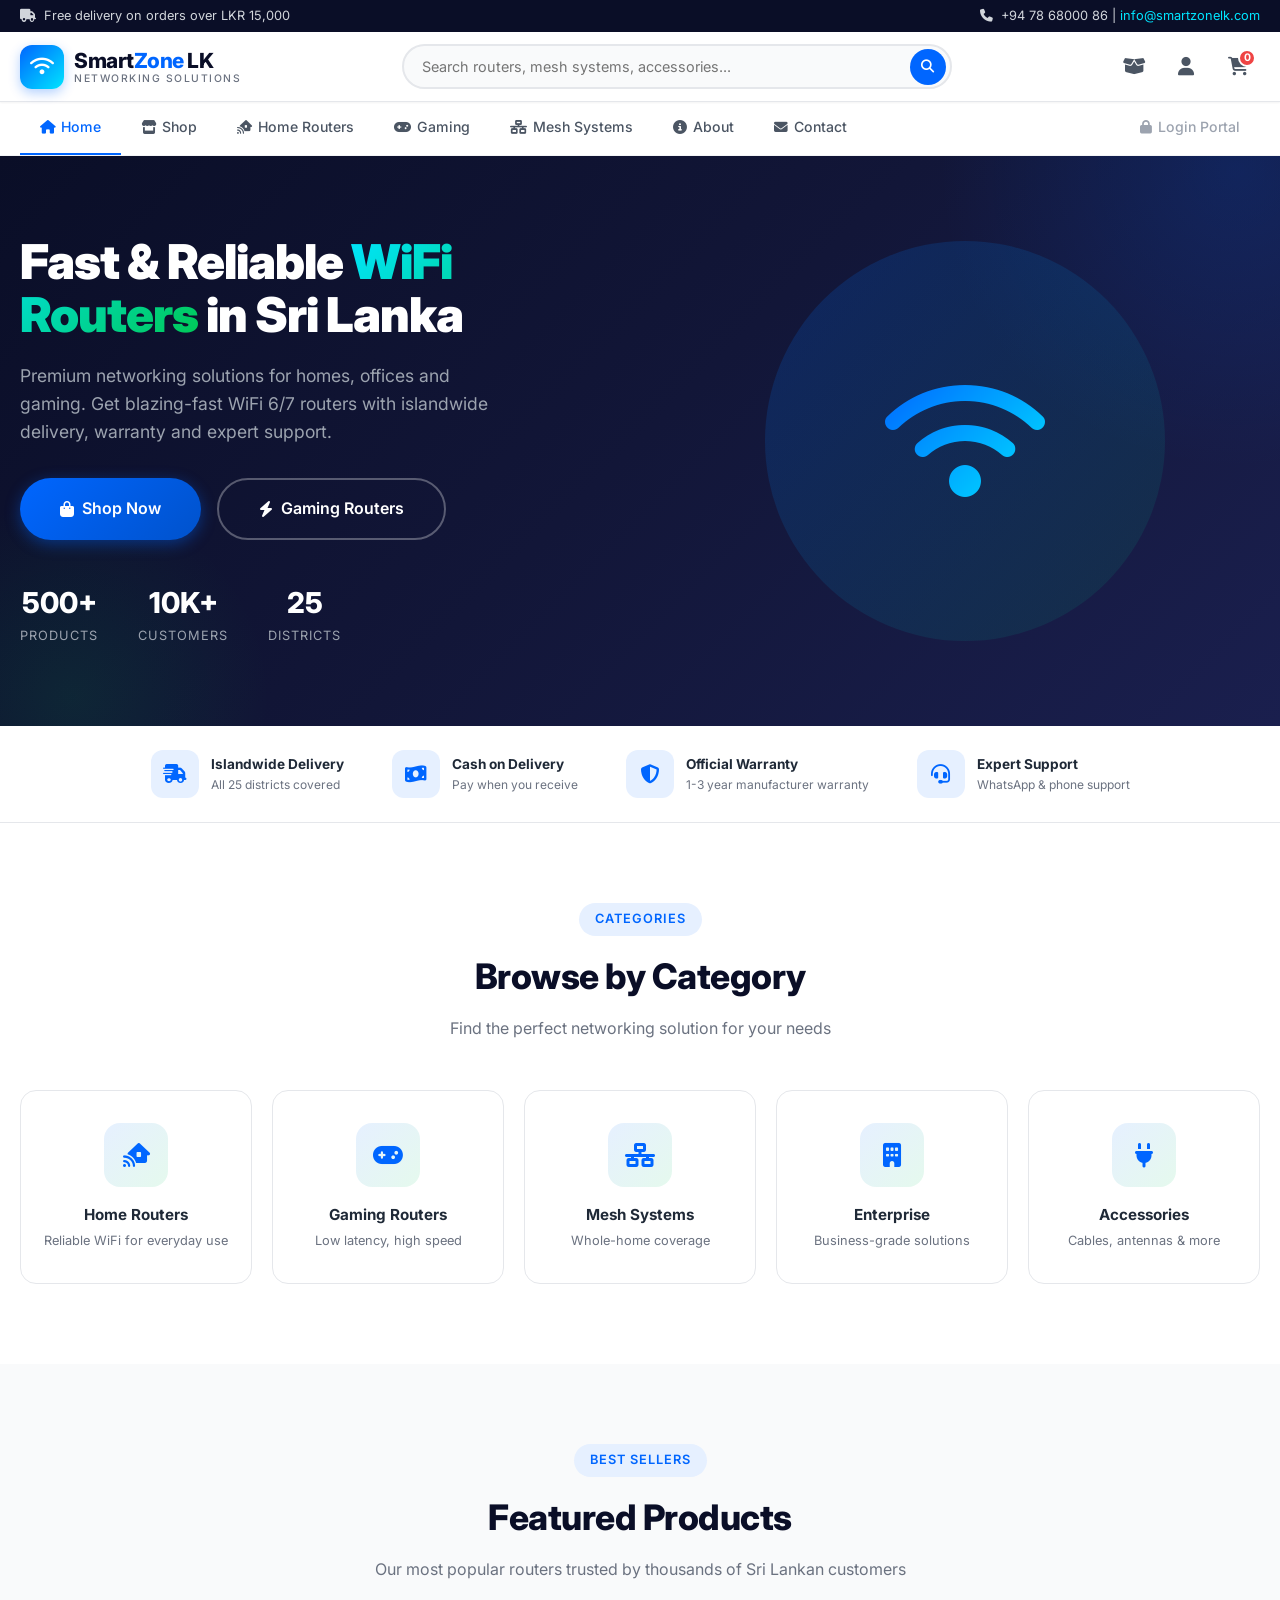
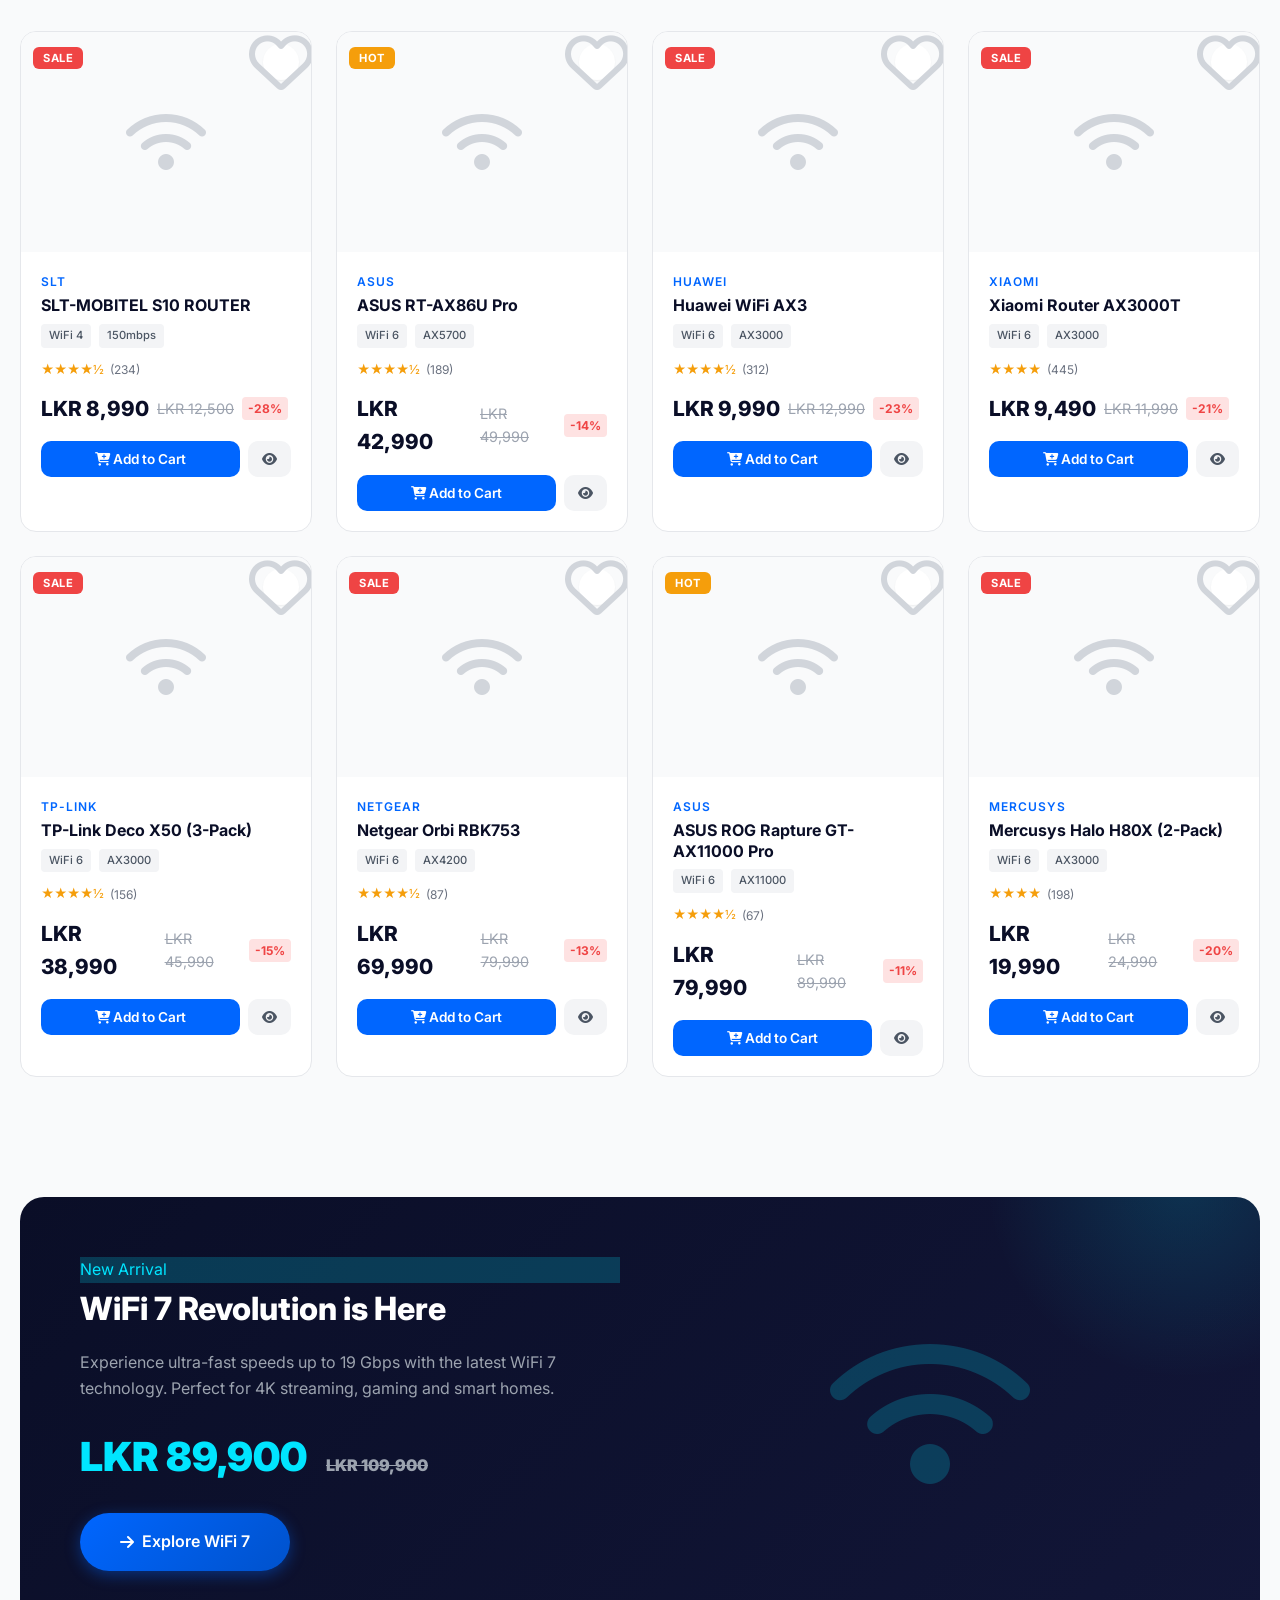
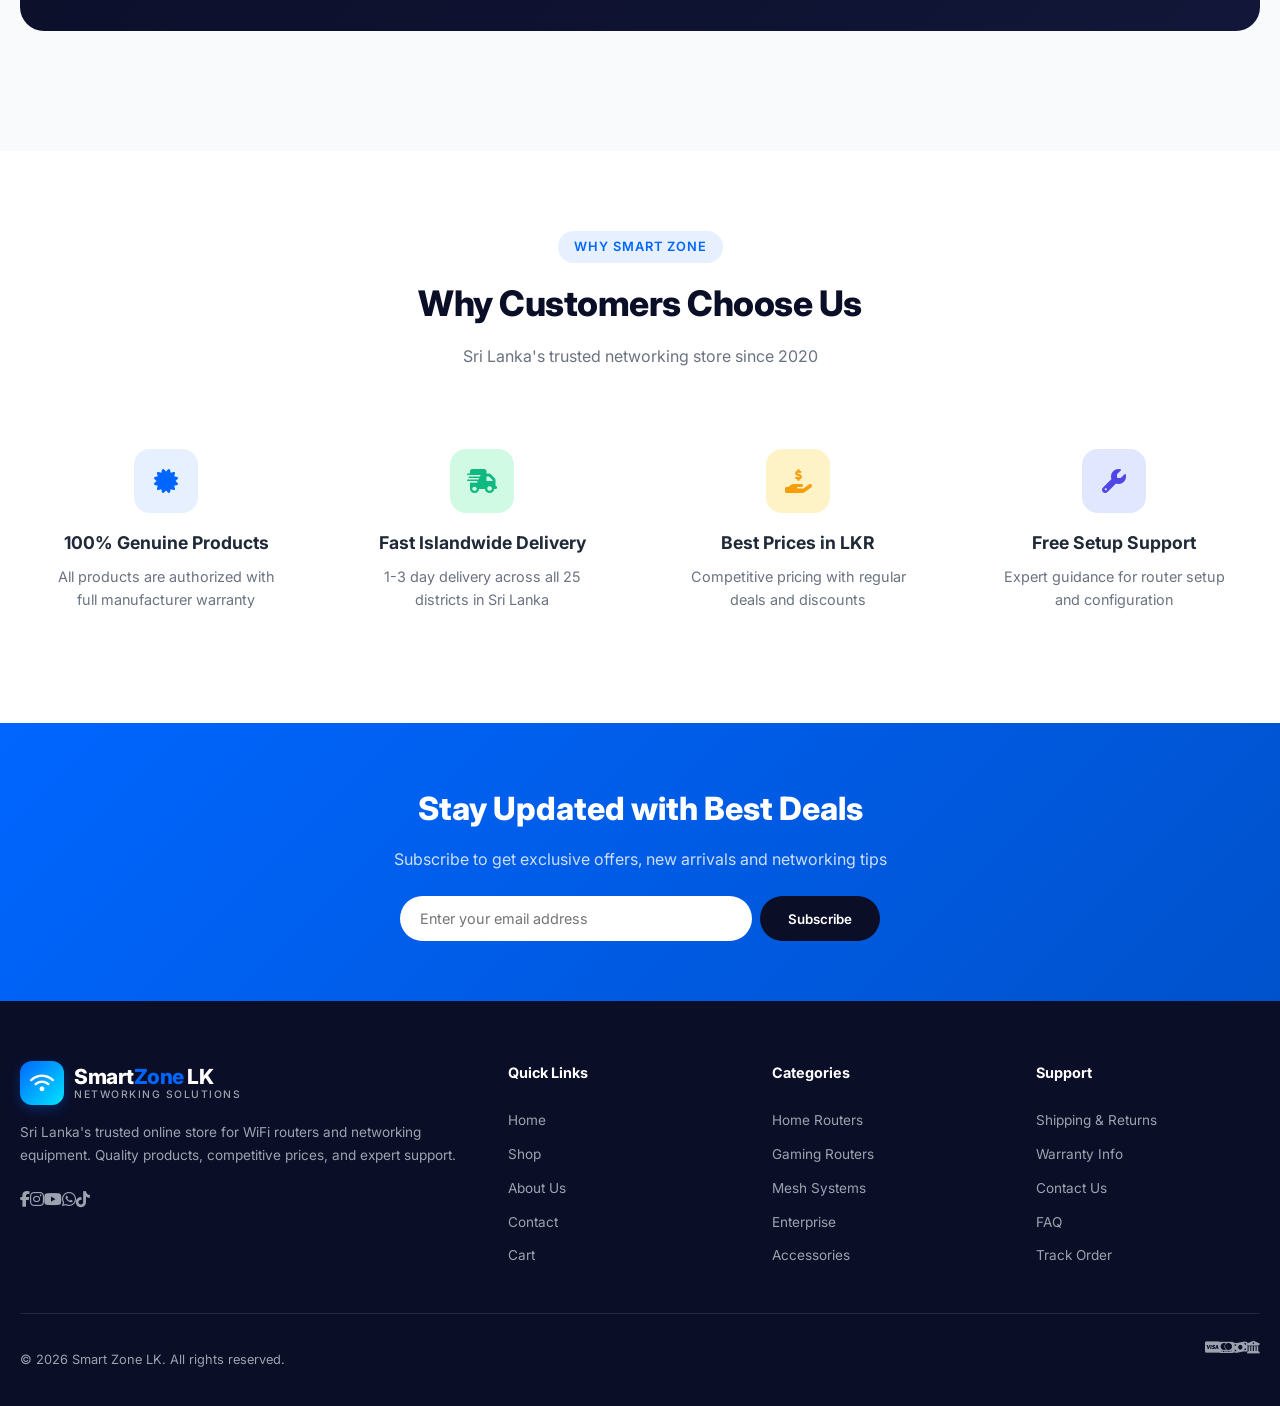
<file: index.html>
<!DOCTYPE html>
<html lang="en">
<head>
    <meta charset="UTF-8">
    <meta name="viewport" content="width=device-width, initial-scale=1.0">
    <title>Smart Zone LK | Fast & Reliable WiFi Routers in Sri Lanka</title>
    <meta name="description" content="Shop the best WiFi routers, networking devices and accessories in Sri Lanka. TP-Link, Huawei, ASUS, Xiaomi routers with islandwide delivery and warranty.">
    <meta name="keywords" content="WiFi router Sri Lanka, TP-Link, ASUS router, WiFi 6, gaming router, mesh system, networking Lanka, Smart Zone LK">
    <link rel="preconnect" href="https://fonts.googleapis.com">
    <link href="https://fonts.googleapis.com/css2?family=Inter:wght@300;400;500;600;700;800;900&family=JetBrains+Mono:wght@400;500&display=swap" rel="stylesheet">
    <link rel="stylesheet" href="https://cdnjs.cloudflare.com/ajax/libs/font-awesome/6.5.0/css/all.min.css">
    <link rel="stylesheet" href="CSS/style.css">
    <link rel="stylesheet" href="CSS/responsive.css">
    <link rel="stylesheet" href="CSS/admin.css">
</head>
<body>
    <!-- Top Bar -->
    <div class="top-bar">
        <div class="container">
            <span><i class="fas fa-truck"></i> Free delivery on orders over LKR 15,000</span>
            <span><i class="fas fa-phone"></i> +94 78 68000 86 | <a href="mailto:info@smartzonelk.com">info@smartzonelk.com</a></span>
        </div>
    </div>

    <!-- Header -->
    <header>
        <div class="container">
            <a href="#" class="logo" data-nav="home">
                <div class="logo-icon"><i class="fas fa-wifi"></i></div>
                <div class="logo-text">
                    <div class="brand">Smart<span>Zone</span> LK</div>
                    <div class="tagline">Networking Solutions</div>
                </div>
            </a>
            <div class="search-bar">
                <input type="text" id="searchInput" placeholder="Search routers, mesh systems, accessories...">
                <button id="searchBtn"><i class="fas fa-search"></i></button>
            </div>
            <div class="header-actions">
                <button class="header-btn" data-nav="orders" title="My Orders"><i class="fas fa-box-open"></i></button>
                <button class="header-btn" id="accountBtn" title="Account"><i class="fas fa-user"></i></button>
                <button class="header-btn" data-nav="cart" title="Cart">
                    <i class="fas fa-shopping-cart"></i>
                    <span class="badge" id="cartBadge">0</span>
                </button>
                <button class="mobile-menu-btn" id="mobileMenuBtn"><i class="fas fa-bars"></i></button>
            </div>
        </div>
    </header>

    <!-- Main Navigation -->
    <nav class="main-nav" id="mainNav">
        <div class="container">
            <a href="#" class="nav-link active" data-nav="home"><i class="fas fa-home"></i> Home</a>
            <a href="#" class="nav-link" data-nav="shop"><i class="fas fa-store"></i> Shop</a>
            <a href="#" class="nav-link" data-filter="Home Routers"><i class="fas fa-house-signal"></i> Home Routers</a>
            <a href="#" class="nav-link" data-filter="Gaming Routers"><i class="fas fa-gamepad"></i> Gaming</a>
            <a href="#" class="nav-link" data-filter="Mesh Systems"><i class="fas fa-network-wired"></i> Mesh Systems</a>
            <a href="#" class="nav-link" data-nav="about"><i class="fas fa-info-circle"></i> About</a>
            <a href="#" class="nav-link" data-nav="contact"><i class="fas fa-envelope"></i> Contact</a>
            <a href="#" class="nav-link" data-nav="login" style="margin-left:auto;color:var(--gray-400)"><i class="fas fa-lock"></i> Login Portal</a>
        </div>
    </nav>

    <!-- Mobile Nav -->
    <div class="mobile-nav" id="mobileNav">
        <div class="mobile-nav-header">
            <div class="logo">
                <div class="logo-icon" style="width:36px;height:36px;font-size:1rem;"><i class="fas fa-wifi"></i></div>
                <div class="logo-text">
                    <div class="brand" style="font-size:1rem;">Smart<span>Zone</span> LK</div>
                </div>
            </div>
            <button class="mobile-nav-close" id="mobileNavClose"><i class="fas fa-times"></i></button>
        </div>
        <div class="mobile-nav-links">
            <a href="#" data-nav="home"><i class="fas fa-home"></i> Home</a>
            <a href="#" data-nav="shop"><i class="fas fa-store"></i> Shop All</a>
            <a href="#" data-filter="Home Routers"><i class="fas fa-house-signal"></i> Home Routers</a>
            <a href="#" data-filter="Gaming Routers"><i class="fas fa-gamepad"></i> Gaming Routers</a>
            <a href="#" data-filter="Mesh Systems"><i class="fas fa-network-wired"></i> Mesh Systems</a>
            <a href="#" data-filter="Enterprise"><i class="fas fa-building"></i> Enterprise</a>
            <a href="#" data-filter="Accessories"><i class="fas fa-plug"></i> Accessories</a>
            <a href="#" data-nav="cart"><i class="fas fa-shopping-cart"></i> Cart</a>
            <a href="#" data-nav="orders"><i class="fas fa-box-open"></i> My Orders</a>
            <a href="#" data-nav="about"><i class="fas fa-info-circle"></i> About Us</a>
            <a href="#" data-nav="contact"><i class="fas fa-envelope"></i> Contact</a>
            <a href="#" data-nav="login"><i class="fas fa-lock"></i> Login Portal</a>
        </div>
    </div>

    <!-- ==================== PAGES ==================== -->

    <!-- HOME PAGE -->
    <div class="page active" id="page-home">
        <!-- Hero -->
        <section class="hero">
            <div class="container">
                <div class="hero-content">
                    <h1>Fast & Reliable <span>WiFi Routers</span> in Sri Lanka</h1>
                    <p>Premium networking solutions for homes, offices and gaming. Get blazing-fast WiFi 6/7 routers with islandwide delivery, warranty and expert support.</p>
                    <div class="hero-buttons">
                        <a href="#" class="btn btn-primary btn-lg" data-nav="shop"><i class="fas fa-shopping-bag"></i> Shop Now</a>
                        <a href="#" class="btn btn-outline btn-lg" data-filter="Gaming Routers"><i class="fas fa-bolt"></i> Gaming Routers</a>
                    </div>
                    <div class="hero-stats">
                        <div class="hero-stat"><div class="number">500+</div><div class="label">Products</div></div>
                        <div class="hero-stat"><div class="number">10K+</div><div class="label">Customers</div></div>
                        <div class="hero-stat"><div class="number">25</div><div class="label">Districts</div></div>
                    </div>
                </div>
                <div class="hero-visual">
                    <div class="hero-image-wrapper"><i class="fas fa-wifi"></i></div>
                </div>
            </div>
        </section>

        <!-- Trust Bar -->
        <section class="trust-bar">
            <div class="container">
                <div class="trust-items">
                    <div class="trust-item"><div class="trust-icon"><i class="fas fa-truck-fast"></i></div><div class="trust-text"><h4>Islandwide Delivery</h4><p>All 25 districts covered</p></div></div>
                    <div class="trust-item"><div class="trust-icon"><i class="fas fa-money-bill-wave"></i></div><div class="trust-text"><h4>Cash on Delivery</h4><p>Pay when you receive</p></div></div>
                    <div class="trust-item"><div class="trust-icon"><i class="fas fa-shield-halved"></i></div><div class="trust-text"><h4>Official Warranty</h4><p>1-3 year manufacturer warranty</p></div></div>
                    <div class="trust-item"><div class="trust-icon"><i class="fas fa-headset"></i></div><div class="trust-text"><h4>Expert Support</h4><p>WhatsApp & phone support</p></div></div>
                </div>
            </div>
        </section>

        <!-- Categories -->
        <section class="section" style="background:white;">
            <div class="container">
                <div class="section-header">
                    <div class="badge">Categories</div>
                    <h2>Browse by Category</h2>
                    <p>Find the perfect networking solution for your needs</p>
                </div>
                <div class="categories-grid">
                    <div class="category-card" data-filter="Home Routers"><div class="icon"><i class="fas fa-house-signal"></i></div><h3>Home Routers</h3><p>Reliable WiFi for everyday use</p></div>
                    <div class="category-card" data-filter="Gaming Routers"><div class="icon"><i class="fas fa-gamepad"></i></div><h3>Gaming Routers</h3><p>Low latency, high speed</p></div>
                    <div class="category-card" data-filter="Mesh Systems"><div class="icon"><i class="fas fa-network-wired"></i></div><h3>Mesh Systems</h3><p>Whole-home coverage</p></div>
                    <div class="category-card" data-filter="Enterprise"><div class="icon"><i class="fas fa-building"></i></div><h3>Enterprise</h3><p>Business-grade solutions</p></div>
                    <div class="category-card" data-filter="Accessories"><div class="icon"><i class="fas fa-plug"></i></div><h3>Accessories</h3><p>Cables, antennas & more</p></div>
                </div>
            </div>
        </section>

        <!-- Featured Products -->
        <section class="section">
            <div class="container">
                <div class="section-header">
                    <div class="badge">Best Sellers</div>
                    <h2>Featured Products</h2>
                    <p>Our most popular routers trusted by thousands of Sri Lankan customers</p>
                </div>
                <div class="products-grid" id="featuredProducts"></div>
            </div>
        </section>

        <!-- Featured Banner -->
        <section class="section" style="padding-top:0;">
            <div class="container">
                <div class="featured-banner">
                    <div>
                        <div class="badge" style="background:rgba(0,229,255,0.2);color:var(--accent);">New Arrival</div>
                        <h3>WiFi 7 Revolution is Here</h3>
                        <p>Experience ultra-fast speeds up to 19 Gbps with the latest WiFi 7 technology. Perfect for 4K streaming, gaming and smart homes.</p>
                        <div class="price-tag">LKR 89,900 <small>LKR 109,900</small></div>
                        <a href="#" class="btn btn-primary btn-lg" data-nav="shop"><i class="fas fa-arrow-right"></i> Explore WiFi 7</a>
                    </div>
                    <div style="display:flex;align-items:center;justify-content:center;"><i class="fas fa-wifi" style="font-size:10rem;color:rgba(0,229,255,0.2);"></i></div>
                </div>
            </div>
        </section>

        <!-- Why Choose Us -->
        <section class="section" style="background:white;">
            <div class="container">
                <div class="section-header">
                    <div class="badge">Why Smart Zone</div>
                    <h2>Why Customers Choose Us</h2>
                    <p>Sri Lanka's trusted networking store since 2020</p>
                </div>
                <div style="display:grid;grid-template-columns:repeat(auto-fit,minmax(250px,1fr));gap:24px;">
                    <div style="text-align:center;padding:32px;"><div style="width:64px;height:64px;background:var(--primary-light);border-radius:16px;display:flex;align-items:center;justify-content:center;margin:0 auto 16px;font-size:1.5rem;color:var(--primary);"><i class="fas fa-certificate"></i></div><h3 style="font-size:1.1rem;font-weight:700;margin-bottom:8px;">100% Genuine Products</h3><p style="font-size:0.9rem;color:var(--gray-500);">All products are authorized with full manufacturer warranty</p></div>
                    <div style="text-align:center;padding:32px;"><div style="width:64px;height:64px;background:var(--success-light);border-radius:16px;display:flex;align-items:center;justify-content:center;margin:0 auto 16px;font-size:1.5rem;color:var(--success);"><i class="fas fa-truck-fast"></i></div><h3 style="font-size:1.1rem;font-weight:700;margin-bottom:8px;">Fast Islandwide Delivery</h3><p style="font-size:0.9rem;color:var(--gray-500);">1-3 day delivery across all 25 districts in Sri Lanka</p></div>
                    <div style="text-align:center;padding:32px;"><div style="width:64px;height:64px;background:var(--warning-light);border-radius:16px;display:flex;align-items:center;justify-content:center;margin:0 auto 16px;font-size:1.5rem;color:var(--warning);"><i class="fas fa-hand-holding-dollar"></i></div><h3 style="font-size:1.1rem;font-weight:700;margin-bottom:8px;">Best Prices in LKR</h3><p style="font-size:0.9rem;color:var(--gray-500);">Competitive pricing with regular deals and discounts</p></div>
                    <div style="text-align:center;padding:32px;"><div style="width:64px;height:64px;background:#E0E7FF;border-radius:16px;display:flex;align-items:center;justify-content:center;margin:0 auto 16px;font-size:1.5rem;color:#4F46E5;"><i class="fas fa-wrench"></i></div><h3 style="font-size:1.1rem;font-weight:700;margin-bottom:8px;">Free Setup Support</h3><p style="font-size:0.9rem;color:var(--gray-500);">Expert guidance for router setup and configuration</p></div>
                </div>
            </div>
        </section>

        <!-- Newsletter -->
        <section class="newsletter">
            <div class="container">
                <h2>Stay Updated with Best Deals</h2>
                <p>Subscribe to get exclusive offers, new arrivals and networking tips</p>
                <div class="newsletter-form">
                    <input type="email" id="newsletterEmail" placeholder="Enter your email address">
                    <button id="newsletterBtn">Subscribe</button>
                </div>
            </div>
        </section>
    </div>

    <!-- SHOP PAGE -->
    <div class="page" id="page-shop">
        <div class="container">
            <div class="breadcrumb">
                <a href="#" data-nav="home">Home</a><i class="fas fa-chevron-right" style="font-size:0.7rem;"></i>
                <span class="current" id="shopBreadcrumb">All Products</span>
            </div>
            <h1 style="font-size:2rem;font-weight:800;color:var(--dark);margin-bottom:8px;" id="shopTitle">All Products</h1>
            <p style="color:var(--gray-500);margin-bottom:24px;" id="shopSubtitle">Browse our complete collection of routers and networking devices</p>
            <div class="shop-layout">
                <aside class="shop-sidebar">
                    <div class="filter-group">
                        <h4>Categories <i class="fas fa-filter"></i></h4>
                        <div class="filter-option"><input type="checkbox" id="cat-all" checked><label for="cat-all">All Products</label></div>
                        <div class="filter-option"><input type="checkbox" id="cat-home"><label for="cat-home">Home Routers</label></div>
                        <div class="filter-option"><input type="checkbox" id="cat-gaming"><label for="cat-gaming">Gaming Routers</label></div>
                        <div class="filter-option"><input type="checkbox" id="cat-mesh"><label for="cat-mesh">Mesh Systems</label></div>
                        <div class="filter-option"><input type="checkbox" id="cat-enterprise"><label for="cat-enterprise">Enterprise</label></div>
                        <div class="filter-option"><input type="checkbox" id="cat-accessories"><label for="cat-accessories">Accessories</label></div>
                    </div>
                    <div class="filter-group">
                        <h4>Brands</h4>
                        <div class="filter-option"><input type="checkbox" id="brand-tp"><label for="brand-tp">TP-Link</label></div>
                        <div class="filter-option"><input type="checkbox" id="brand-asus"><label for="brand-asus">ASUS</label></div>
                        <div class="filter-option"><input type="checkbox" id="brand-huawei"><label for="brand-huawei">Huawei</label></div>
                        <div class="filter-option"><input type="checkbox" id="brand-xiaomi"><label for="brand-xiaomi">Xiaomi</label></div>
                        <div class="filter-option"><input type="checkbox" id="brand-netgear"><label for="brand-netgear">Netgear</label></div>
                        <div class="filter-option"><input type="checkbox" id="brand-mercusys"><label for="brand-mercusys">Mercusys</label></div>
                    </div>
                    <div class="filter-group">
                        <h4>WiFi Standard</h4>
                        <div class="filter-option"><input type="checkbox" id="wifi-6e"><label for="wifi-6e">WiFi 6E</label></div>
                        <div class="filter-option"><input type="checkbox" id="wifi-6"><label for="wifi-6">WiFi 6</label></div>
                        <div class="filter-option"><input type="checkbox" id="wifi-5"><label for="wifi-5">WiFi 5 (AC)</label></div>
                    </div>
                    <div class="filter-group">
                        <h4>Price Range (LKR)</h4>
                        <div class="price-range">
                            <input type="number" id="priceMin" placeholder="Min" value="0">
                            <span>—</span>
                            <input type="number" id="priceMax" placeholder="Max" value="200000">
                        </div>
                        <button class="btn btn-sm btn-ghost" id="applyPriceBtn" style="width:100%;margin-top:12px;justify-content:center;">Apply Price Filter</button>
                    </div>
                </aside>
                <div class="shop-main">
                    <div class="shop-header">
                        <div class="results">Showing <strong id="productCount">0</strong> products</div>
                        <select class="sort-select" id="sortSelect">
                            <option value="featured">Sort: Featured</option>
                            <option value="price-low">Price: Low to High</option>
                            <option value="price-high">Price: High to Low</option>
                            <option value="name-az">Name: A-Z</option>
                            <option value="newest">Newest First</option>
                            <option value="rating">Highest Rated</option>
                        </select>
                    </div>
                    <div class="products-grid" id="shopProducts"></div>
                </div>
            </div>
        </div>
    </div>

    <!-- PRODUCT DETAIL PAGE -->
    <div class="page" id="page-product">
        <div class="container">
            <div class="breadcrumb">
                <a href="#" data-nav="home">Home</a><i class="fas fa-chevron-right" style="font-size:0.7rem;"></i>
                <a href="#" data-nav="shop">Shop</a><i class="fas fa-chevron-right" style="font-size:0.7rem;"></i>
                <span class="current" id="productBreadcrumb">Product</span>
            </div>
            <div class="product-detail-grid" id="productDetail"></div>
            <div class="related-products" id="relatedProducts"></div>
        </div>
    </div>

    <!-- CART PAGE -->
    <div class="page" id="page-cart">
        <div class="container">
            <h1><i class="fas fa-shopping-cart" style="color:var(--primary);"></i> Shopping Cart</h1>
            <div id="cartContent"></div>
        </div>
    </div>

    <!-- CHECKOUT PAGE -->
    <div class="page" id="page-checkout">
        <div class="container">
            <h1><i class="fas fa-credit-card" style="color:var(--primary);"></i> Checkout</h1>
            <div class="checkout-layout">
                <div>
                    <div class="checkout-form">
                        <h3><span class="step">1</span> Shipping Information</h3>
                        <div class="form-row">
                            <div class="form-group"><label>Full Name *</label><input type="text" id="checkName" placeholder="e.g. Kamal Perera" required></div>
                            <div class="form-group"><label>Phone Number *</label><input type="tel" id="checkPhone" placeholder="+94 7X XXX XXXX" required></div>
                        </div>
                        <div class="form-group"><label>Email Address *</label><input type="email" id="checkEmail" placeholder="kamal@email.com" required></div>
                        <div class="form-group"><label>Shipping Address *</label><textarea id="checkAddress" placeholder="No. 123, Main Street, Colombo 07" rows="3"></textarea></div>
                        <div class="form-row">
                            <div class="form-group">
                                <label>District *</label>
                                <select id="checkDistrict">
                                    <option value="">Select District</option>
                                    <option>Colombo</option><option>Gampaha</option><option>Kalutara</option><option>Kandy</option><option>Matale</option><option>Nuwara Eliya</option><option>Galle</option><option>Matara</option><option>Hambantota</option><option>Jaffna</option><option>Kilinochchi</option><option>Mannar</option><option>Mullaitivu</option><option>Vavuniya</option><option>Batticaloa</option><option>Ampara</option><option>Trincomalee</option><option>Kurunegala</option><option>Puttalam</option><option>Anuradhapura</option><option>Polonnaruwa</option><option>Badulla</option><option>Monaragala</option><option>Ratnapura</option><option>Kegalle</option>
                                </select>
                            </div>
                            <div class="form-group"><label>City *</label><input type="text" id="checkCity" placeholder="e.g. Colombo"></div>
                        </div>
                        <div class="form-group"><label>Postal Code</label><input type="text" id="checkPostal" placeholder="e.g. 00700"></div>
                        <div class="form-group"><label>Order Notes (Optional)</label><textarea id="checkNotes" placeholder="Any special instructions..." rows="2"></textarea></div>
                    </div>
                    <div class="checkout-form" style="margin-top:24px;">
                        <h3><span class="step">2</span> Payment Method</h3>
                        <div class="payment-methods">
                            <div class="payment-method active" data-method="cod"><input type="radio" name="payment" value="cod" checked><div class="pay-icon"><i class="fas fa-money-bill-wave"></i></div><div class="pay-info"><h4>Cash on Delivery (COD)</h4><p>Pay when you receive your order</p></div></div>
                            <div class="payment-method" data-method="bank"><input type="radio" name="payment" value="bank"><div class="pay-icon"><i class="fas fa-building-columns"></i></div><div class="pay-info"><h4>Bank Transfer</h4><p>Direct bank transfer to our account</p></div></div>
                            <div class="payment-method" data-method="online"><input type="radio" name="payment" value="online"><div class="pay-icon"><i class="fas fa-credit-card"></i></div><div class="pay-info"><h4>Online Payment (PayHere)</h4><p>Credit/Debit card, eZ Cash, mCash</p></div></div>
                        </div>
                        <div id="bankDetails" style="display:none;background:var(--gray-50);padding:16px;border-radius:10px;margin-bottom:16px;">
                            <p style="font-size:0.85rem;color:var(--gray-600);margin-bottom:8px;"><strong>Bank Transfer Details:</strong></p>
                            <p style="font-size:0.85rem;color:var(--gray-600);">Bank: Bank of Ceylon</p>
                            <p style="font-size:0.85rem;color:var(--gray-600);">Account Name: I P M D WIJEGUNAWARSHANA</p>
                            <p style="font-size:0.85rem;color:var(--gray-600);">Account No: 95251938</p>
                            <p style="font-size:0.85rem;color:var(--gray-600);">Branch: Padaviya</p>
                        </div>
                    </div>
                    <button class="btn btn-primary btn-lg" id="placeOrderBtn" style="width:100%;justify-content:center;margin-top:24px;"><i class="fas fa-lock"></i> Place Order</button>
                </div>
                <div class="order-summary" id="checkoutSummary"></div>
            </div>
        </div>
    </div>

    <!-- ABOUT PAGE -->
    <div class="page" id="page-about">
        <div class="about-hero"><div class="container"><h1>About Smart Zone LK</h1><p>Sri Lanka's premier destination for WiFi routers and networking solutions</p></div></div>
        <div class="about-content">
            <div class="container">
                <div class="about-grid">
                    <div>
                        <h2>Connecting Sri Lanka to the Digital World</h2>
                        <p>Founded in 2020, Smart Zone LK has grown to become one of Sri Lanka's most trusted online retailers for networking equipment. We specialize in providing high-quality WiFi routers, mesh systems, and networking accessories at competitive prices.</p>
                        <p>Our mission is simple: to help every Sri Lankan home and business enjoy fast, reliable internet connectivity. We partner with leading brands like TP-Link, ASUS, Huawei, Xiaomi, and Netgear to bring you genuine products with full warranty coverage.</p>
                        <div class="about-features">
                            <div class="about-feature"><i class="fas fa-check-circle"></i><div><h4>Authorized Dealer</h4><p>Official partner of top brands</p></div></div>
                            <div class="about-feature"><i class="fas fa-check-circle"></i><div><h4>Expert Team</h4><p>Certified networking professionals</p></div></div>
                            <div class="about-feature"><i class="fas fa-check-circle"></i><div><h4>25 District Coverage</h4><p>Islandwide delivery network</p></div></div>
                            <div class="about-feature"><i class="fas fa-check-circle"></i><div><h4>After-Sales Support</h4><p>Dedicated WhatsApp support</p></div></div>
                        </div>
                    </div>
                    <div style="background:var(--gray-50);border-radius:var(--radius-xl);padding:40px;text-align:center;">
                        <i class="fas fa-wifi" style="font-size:6rem;color:var(--primary);margin-bottom:24px;"></i>
                        <div style="display:grid;grid-template-columns:1fr 1fr;gap:20px;text-align:center;">
                            <div><div style="font-size:2rem;font-weight:900;color:var(--primary);">10,000+</div><div style="font-size:0.85rem;color:var(--gray-500);">Happy Customers</div></div>
                            <div><div style="font-size:2rem;font-weight:900;color:var(--secondary);">500+</div><div style="font-size:0.85rem;color:var(--gray-500);">Products Available</div></div>
                            <div><div style="font-size:2rem;font-weight:900;color:var(--warning);">4.8/5</div><div style="font-size:0.85rem;color:var(--gray-500);">Customer Rating</div></div>
                            <div><div style="font-size:2rem;font-weight:900;color:var(--accent);">3 Years</div><div style="font-size:0.85rem;color:var(--gray-500);">In Business</div></div>
                        </div>
                    </div>
                </div>
            </div>
        </div>
    </div>

    <!-- CONTACT PAGE -->
    <div class="page" id="page-contact">
        <div class="container">
            <div class="breadcrumb"><a href="#" data-nav="home">Home</a><i class="fas fa-chevron-right" style="font-size:0.7rem;"></i><span class="current">Contact Us</span></div>
            <div class="contact-page">
                <h1 style="font-size:2rem;font-weight:800;color:var(--dark);margin-bottom:8px;">Get in Touch</h1>
                <p style="color:var(--gray-500);margin-bottom:40px;">Have questions? We're here to help you find the perfect networking solution.</p>
                <div class="contact-grid">
                    <div class="contact-info-cards">
                        <div class="contact-card"><div class="icon"><i class="fas fa-location-dot"></i></div><div><h4>Visit Our Store</h4><p>Bandaranayaka Juncition ,Padaviya, Sri Lanka</p></div></div>
                        <div class="contact-card"><div class="icon"><i class="fas fa-phone"></i></div><div><h4>Call Us</h4><p>+94 78 68000 86<br>+94 78 68000 86</p></div></div>
                        <div class="contact-card"><div class="icon"><i class="fab fa-whatsapp"></i></div><div><h4>WhatsApp</h4><p>+94 78 68000 86<br>Available 9 AM - 9 PM</p></div></div>
                        <div class="contact-card"><div class="icon"><i class="fas fa-envelope"></i></div><div><h4>Email</h4><p>info@smartzonelk.com<br>support@smartzonelk.com</p></div></div>
                        <div class="contact-card"><div class="icon"><i class="fas fa-clock"></i></div><div><h4>Business Hours</h4><p>Mon - Sat: 9:00 AM - 7:00 PM<br>Sunday: 10:00 AM - 5:00 PM</p></div></div>
                    </div>
                    <div class="checkout-form">
                        <h3><i class="fas fa-paper-plane"></i> Send us a Message</h3>
                        <div class="form-row">
                            <div class="form-group"><label>Your Name</label><input type="text" placeholder="Full name"></div>
                            <div class="form-group"><label>Email</label><input type="email" placeholder="your@email.com"></div>
                        </div>
                        <div class="form-group"><label>Subject</label><input type="text" placeholder="How can we help?"></div>
                        <div class="form-group"><label>Message</label><textarea rows="5" placeholder="Write your message here..."></textarea></div>
                        <button class="btn btn-primary" id="sendMessageBtn" style="width:100%;justify-content:center;"><i class="fas fa-paper-plane"></i> Send Message</button>
                    </div>
                </div>
            </div>
        </div>
    </div>

    <!-- SHIPPING PAGE -->
    <div class="page" id="page-shipping">
        <div class="container">
            <div class="policy-page">
                <h1>Shipping & Returns Policy</h1>
                <p class="last-updated">Last updated: January 2025</p>
                <h2>Shipping Information</h2>
                <p>Smart Zone LK delivers to all 25 districts in Sri Lanka. We use reliable courier partners to ensure your products reach you safely and on time.</p>
                <ul><li><strong>Colombo & Suburbs:</strong> 1-2 business days</li><li><strong>Major Cities:</strong> 2-3 business days</li><li><strong>Other Districts:</strong> 3-5 business days</li><li><strong>Free Delivery:</strong> Orders above LKR 15,000</li><li><strong>Standard Delivery:</strong> LKR 400 - LKR 650 (based on location)</li></ul>
                <h2>Return Policy</h2>
                <p>We offer a 7-day return policy for defective products. Items must be in original packaging with all accessories and documentation.</p>
                <ul><li>Products must be unused and in original condition</li><li>Return shipping costs are covered for defective items</li><li>Refunds are processed within 5-7 business days</li><li>Exchange available for same product if defective</li></ul>
            </div>
        </div>
    </div>

    <!-- WARRANTY PAGE -->
    <div class="page" id="page-warranty">
        <div class="container">
            <div class="policy-page">
                <h1>Warranty Information</h1>
                <p class="last-updated">Last updated: January 2025</p>
                <h2>Manufacturer Warranty</h2>
                <p>All products sold by Smart Zone LK come with official manufacturer warranty. Warranty periods vary by product and brand.</p>
                <h2>Warranty Coverage</h2>
                <ul><li>TP-Link: 2-3 years manufacturer warranty</li><li>ASUS: 2-3 years manufacturer warranty</li><li>Huawei: 1-2 years manufacturer warranty</li><li>Xiaomi: 1 year manufacturer warranty</li><li>Netgear: 1-2 years manufacturer warranty</li></ul>
                <h2>What's Covered</h2>
                <p>Manufacturing defects, hardware malfunctions under normal use, and firmware issues are covered. Physical damage, water damage, and unauthorized modifications void the warranty.</p>
                <h2>Claim Process</h2>
                <p>Contact our support team via WhatsApp or email with your order number and issue description. We'll guide you through the warranty claim process.</p>
            </div>
        </div>
    </div>

    <!-- LOGIN/REGISTER PORTAL -->
    <div class="page" id="page-login">
        <div class="admin-login-page">
            <div class="admin-login-card" id="portalLoginCard">
                <div class="logo-icon" style="background:linear-gradient(135deg,var(--primary),var(--accent));margin:0 auto 20px;"><i class="fas fa-user-circle"></i></div>
                <h2 id="portalTitle">Sign In</h2>
                <p id="portalSubtitle">Access your account or admin dashboard</p>
                <div class="form-group"><label>Email Address</label><input type="email" id="portalEmail" placeholder="your@email.com"></div>
                <div class="form-group"><label>Password</label><input type="password" id="portalPassword" placeholder="Enter password"></div>
                
                <!-- Registration Specific Fields (Hidden by default) -->
                <div id="portalRegFields" style="display:none;">
                    <div class="form-group"><label>Full Name</label><input type="text" id="portalName" placeholder="Your full name"></div>
                    <div class="form-group"><label>Phone</label><input type="tel" id="portalPhone" placeholder="+94 7X XXX XXXX"></div>
                </div>

                <div class="form-group" style="display:flex;align-items:center;gap:8px;" id="portalRememberDiv"><input type="checkbox" id="portalRemember" style="accent-color:var(--primary);"><label for="portalRemember" style="font-size:0.85rem;color:var(--gray-600);">Remember me</label></div>
                
                <button class="btn btn-primary btn-lg" id="portalSubmitBtn" style="width:100%;justify-content:center;"><i class="fas fa-sign-in-alt"></i> Sign In</button>
                <p style="text-align:center;margin-top:16px;font-size:0.85rem;color:var(--gray-600);" id="portalSwitchText">Don't have an account? <a href="#" id="portalSwitchLink" style="color:var(--primary);font-weight:600;">Sign Up</a></p>
                <div style="text-align:center;margin-top:20px;"><a href="#" onclick="navigateTo('home')" style="color:var(--gray-500);text-decoration:none;font-size:0.85rem;"><i class="fas fa-arrow-left"></i> Back to Store</a></div>
            </div>
        </div>
    </div>

    <!-- CUSTOMER ORDERS PAGE -->
    <div class="page" id="page-orders">
        <div class="container" style="padding: 40px 20px;">
            <div style="display: flex; justify-content: space-between; align-items: center; margin-bottom: 32px;">
                <h1 style="font-size: 2rem; font-weight: 800; color: var(--dark);">My Orders</h1>
                <button class="btn btn-outline" style="color:var(--dark); border-color:var(--gray-300);" onclick="navigateTo('shop')"><i class="fas fa-store"></i> Keep Shopping</button>
            </div>
            
            <div id="customerOrdersContainer">
                <!-- Orders will be injected here via orders.js -->
            </div>
        </div>
    </div>

    <!-- ADMIN DASHBOARD -->
    <div class="page" id="page-admin">
        <div class="admin-layout">
            <aside class="admin-sidebar">
                <div class="admin-logo"><h3>🔷 Smart Zone LK</h3><span>Admin Dashboard</span></div>
                <nav class="admin-nav">
                    <div class="admin-nav-section">Main</div>
                    <a class="admin-nav-item active" data-admin="dashboard"><i class="fas fa-chart-pie"></i> Dashboard</a>
                    <a class="admin-nav-item" data-admin="products"><i class="fas fa-box"></i> Products</a>
                    <a class="admin-nav-item" data-admin="orders"><i class="fas fa-shopping-bag"></i> Orders</a>
                    <a class="admin-nav-item" data-admin="customers"><i class="fas fa-users"></i> Customers</a>
                    <div class="admin-nav-section">Management</div>
                    <a class="admin-nav-item" data-admin="add-product"><i class="fas fa-plus-circle"></i> Add Product</a>
                    <a class="admin-nav-item" data-admin="analytics"><i class="fas fa-chart-line"></i> Analytics</a>
                    <a class="admin-nav-item" data-nav="home"><i class="fas fa-store"></i> View Store</a>
                    <div class="admin-nav-section">Account</div>
                    <a class="admin-nav-item" id="adminLogoutBtn" style="color:var(--danger);"><i class="fas fa-sign-out-alt"></i> Logout</a>
                </nav>
            </aside>
            <main class="admin-main">
                <!-- Dashboard -->
                <div class="admin-section active" id="admin-dashboard">
                    <div class="admin-header">
                        <div><h1>Dashboard</h1><p style="color:var(--gray-500);font-size:0.9rem;">Welcome back! Here's what's happening with your store.</p></div>
                        <div class="admin-user"><div class="admin-avatar">A</div><div><div style="font-weight:600;font-size:0.9rem;">Admin User</div><div style="font-size:0.75rem;color:var(--gray-500);">Store Manager</div></div></div>
                    </div>
                    <div class="stats-grid">
                        <div class="stat-card"><div class="stat-icon blue"><i class="fas fa-dollar-sign"></i></div><div class="stat-value" id="statRevenue">LKR 2,450,000</div><div class="stat-label">Total Revenue</div><div class="stat-change up"><i class="fas fa-arrow-up"></i> 12.5% from last month</div></div>
                        <div class="stat-card"><div class="stat-icon green"><i class="fas fa-shopping-bag"></i></div><div class="stat-value" id="statOrders">156</div><div class="stat-label">Total Orders</div><div class="stat-change up"><i class="fas fa-arrow-up"></i> 8.2% from last month</div></div>
                        <div class="stat-card"><div class="stat-icon orange"><i class="fas fa-box"></i></div><div class="stat-value" id="statProducts">48</div><div class="stat-label">Products</div><div class="stat-change up"><i class="fas fa-arrow-up"></i> 5 new this month</div></div>
                        <div class="stat-card"><div class="stat-icon red"><i class="fas fa-users"></i></div><div class="stat-value">1,247</div><div class="stat-label">Customers</div><div class="stat-change up"><i class="fas fa-arrow-up"></i> 15.3% from last month</div></div>
                    </div>
                    <div class="admin-card">
                        <div class="admin-card-header"><h3><i class="fas fa-chart-bar" style="color:var(--primary);"></i> Monthly Sales Overview</h3></div>
                        <div style="padding:24px;"><div class="chart-container"><div class="chart-bars" id="chartBars"></div></div></div>
                    </div>
                    <div class="admin-card">
                        <div class="admin-card-header"><h3>Recent Orders</h3><button class="btn btn-sm btn-ghost" data-admin="orders">View All</button></div>
                        <table class="admin-table"><thead><tr><th>Order ID</th><th>Customer</th><th>Amount</th><th>Status</th><th>Date</th></tr></thead><tbody id="recentOrdersBody"></tbody></table>
                    </div>
                    <div class="admin-card">
                        <div class="admin-card-header"><h3><i class="fas fa-exclamation-triangle" style="color:var(--warning);"></i> Low Stock Alerts</h3></div>
                        <table class="admin-table"><thead><tr><th>Product</th><th>SKU</th><th>Stock</th><th>Status</th></tr></thead><tbody id="lowStockBody"></tbody></table>
                    </div>
                </div>
                <!-- Products -->
                <div class="admin-section" id="admin-products" style="display:none;">
                    <div class="admin-header"><h1>Products</h1><button class="btn btn-primary" data-admin="add-product"><i class="fas fa-plus"></i> Add Product</button></div>
                    <div class="admin-card"><table class="admin-table"><thead><tr><th>Product</th><th>Brand</th><th>Category</th><th>Price</th><th>Stock</th><th>Status</th><th>Actions</th></tr></thead><tbody id="adminProductsBody"></tbody></table></div>
                </div>
                <!-- Add Product -->
                <div class="admin-section" id="admin-add-product" style="display:none;">
                    <div class="admin-header"><h1 id="productFormTitle">Add New Product</h1><button class="btn btn-ghost" data-admin="products"><i class="fas fa-arrow-left"></i> Back to Products</button></div>
                    <div class="admin-card">
                        <div class="admin-form-grid">
                            <!-- Product Image Section -->
                            <div class="full">
                                <label>Product Image</label>
                                <div style="display:flex;gap:16px;align-items:flex-start;">
                                    <div style="flex:1;">
                                        <input type="text" id="prodImageUrl" placeholder="https://example.com/image.jpg" onchange="Admin.previewProductImage()">
                                        <small style="color:var(--gray-500);display:block;margin-top:4px;">Enter image URL or leave blank for default</small>
                                    </div>
                                    <div style="width:120px;height:120px;border:2px dashed var(--gray-300);border-radius:8px;display:flex;align-items:center;justify-content:center;background:var(--gray-50);" id="imagePreviewContainer">
                                        <i class="fas fa-image" style="font-size:2rem;color:var(--gray-400);"></i>
                                    </div>
                                </div>
                            </div>
                            
                            <!-- Basic Information -->
                            <div class="form-section">
                                <h3 style="margin:20px 0 16px 0;color:var(--primary);border-bottom:2px solid var(--primary-light);padding-bottom:8px;">Basic Information</h3>
                                <div><label>Product Name *</label><input type="text" id="prodName" placeholder="e.g. TP-Link Archer AX73" required></div>
                                <div><label>Brand *</label><select id="prodBrand" required><option value="">Select Brand</option><option>TP-Link</option><option>ASUS</option><option>Huawei</option><option>Xiaomi</option><option>Netgear</option><option>Mercusys</option><option>Tenda</option><option>D-Link</option><option>Other</option></select></div>
                                <div><label>Category *</label><select id="prodCategory" required><option value="">Select Category</option><option>Home Routers</option><option>Gaming Routers</option><option>Mesh Systems</option><option>Enterprise</option><option>Accessories</option></select></div>
                            </div>
                            
                            <!-- Technical Specifications -->
                            <div class="form-section">
                                <h3 style="margin:20px 0 16px 0;color:var(--primary);border-bottom:2px solid var(--primary-light);padding-bottom:8px;">Technical Specifications</h3>
                                <div><label>WiFi Standard</label><select id="prodWifi"><option value="">Select</option><option>WiFi 7</option><option>WiFi 6E</option><option>WiFi 6</option><option>WiFi 5 (AC)</option><option>WiFi 4 (N)</option></select></div>
                                <div><label>WiFi Speed</label><input type="text" id="prodSpeed" placeholder="e.g. AX5400 (5400 Mbps)"></div>
                                <div><label>Coverage Area</label><input type="text" id="prodCoverage" placeholder="e.g. Up to 2500 sq ft"></div>
                                <div><label>Device Capacity</label><input type="text" id="prodCapacity" placeholder="e.g. Up to 200 devices"></div>
                                <div><label>Frequency Bands</label><input type="text" id="prodBands" placeholder="e.g. 2.4GHz, 5GHz, 6GHz"></div>
                            </div>
                            
                            <!-- Pricing and Inventory -->
                            <div class="form-section">
                                <h3 style="margin:20px 0 16px 0;color:var(--primary);border-bottom:2px solid var(--primary-light);padding-bottom:8px;">Pricing & Inventory</h3>
                                <div><label>Regular Price (LKR) *</label><input type="number" id="prodPrice" placeholder="e.g. 24990" min="0" required></div>
                                <div><label>Discounted Price (LKR)</label><input type="number" id="prodSalePrice" placeholder="e.g. 19990" min="0"></div>
                                <div><label>Stock Quantity *</label><input type="number" id="prodStock" placeholder="e.g. 50" min="0" required></div>
                                <div><label>SKU/Model Number</label><input type="text" id="prodSku" placeholder="e.g. AX73-US"></div>
                                <div><label>Warranty Period</label><input type="text" id="prodWarranty" placeholder="e.g. 2 Years"></div>
                            </div>
                            
                            <!-- Product Details -->
                            <div class="form-section">
                                <h3 style="margin:20px 0 16px 0;color:var(--primary);border-bottom:2px solid var(--primary-light);padding-bottom:8px;">Product Details</h3>
                                <div class="full"><label>Short Description</label><textarea id="prodDesc" rows="3" placeholder="Brief product description for product cards..." required></textarea></div>
                                <div class="full"><label>Full Description</label><textarea id="prodFullDesc" rows="5" placeholder="Detailed product description with features and benefits..."></textarea></div>
                                <div class="full"><label>Key Features (one per line)</label><textarea id="prodFeatures" rows="4" placeholder="• WiFi 6 technology for faster speeds&#10;• Coverage up to 2500 sq ft&#10;• Easy setup with mobile app&#10;• Advanced security features"></textarea></div>
                            </div>
                            
                            <!-- Advanced Specifications -->
                            <div class="form-section">
                                <h3 style="margin:20px 0 16px 0;color:var(--primary);border-bottom:2px solid var(--primary-light);padding-bottom:8px;">Advanced Specifications</h3>
                                <div class="full"><label>Technical Specifications (one per line, format: Key: Value)</label><textarea id="prodSpecs" rows="6" placeholder="WiFi Standard: WiFi 6 (802.11ax)&#10;Speed: AX5400 (4804 + 574 Mbps)&#10;Coverage: Up to 2500 sq ft&#10;Devices: Up to 200 devices&#10;Ports: 1x Gigabit WAN, 4x Gigabit LAN, 1x USB 3.0&#10;Antennas: 6x External High-Gain&#10;Processor: 1.5 GHz Tri-Core&#10;Security: WPA3, HomeShield&#10;MU-MIMO: Yes (4x4)&#10;OFDMA: Yes"></textarea></div>
                                <div><label>Package Contents</label><textarea id="prodPackage" rows="3" placeholder="Router, Power Adapter, Ethernet Cable, Quick Start Guide"></textarea></div>
                                <div><label>Dimensions</label><input type="text" id="prodDimensions" placeholder="e.g. 270 x 145 x 55 mm"></div>
                                <div><label>Weight</label><input type="text" id="prodWeight" placeholder="e.g. 450g"></div>
                            </div>
                            
                            <!-- Product Status -->
                            <div class="form-section">
                                <h3 style="margin:20px 0 16px 0;color:var(--primary);border-bottom:2px solid var(--primary-light);padding-bottom:8px;">Product Status</h3>
                                <div><label>Product Status</label><select id="prodStatus"><option value="active">Active</option><option value="inactive">Inactive</option><option value="discontinued">Discontinued</option></select></div>
                                <div class="full">
                                    <label>Product Badges</label>
                                    <div style="display:flex;gap:12px;flex-wrap:wrap;">
                                        <label style="display:flex;align-items:center;gap:4px;"><input type="checkbox" id="badgeNew" value="new"> New Product</label>
                                        <label style="display:flex;align-items:center;gap:4px;"><input type="checkbox" id="badgeSale" value="sale"> On Sale</label>
                                        <label style="display:flex;align-items:center;gap:4px;"><input type="checkbox" id="badgeHot" value="hot"> Hot Seller</label>
                                        <label style="display:flex;align-items:center;gap:4px;"><input type="checkbox" id="badgeFeatured" value="featured"> Featured</label>
                                    </div>
                                </div>
                                <div><label>Rating (1-5)</label><input type="number" id="prodRating" min="1" max="5" step="0.1" placeholder="e.g. 4.5"></div>
                                <div><label>Number of Reviews</label><input type="number" id="prodReviews" min="0" placeholder="e.g. 234"></div>
                            </div>
                            
                            <div class="full" style="display:flex;gap:12px;margin-top:20px;">
                                <button class="btn btn-primary" id="saveProductBtn"><i class="fas fa-save"></i> Save Product</button>
                                <button class="btn btn-ghost" id="clearFormBtn"><i class="fas fa-times"></i> Clear Form</button>
                                <button class="btn btn-outline" id="previewProductBtn" onclick="Admin.previewProduct()"><i class="fas fa-eye"></i> Preview</button>
                            </div>
                        </div>
                    </div>
                </div>
                <!-- Orders -->
                <div class="admin-section" id="admin-orders" style="display:none;">
                    <div class="admin-header"><h1>Orders</h1></div>
                    <div class="admin-card"><table class="admin-table"><thead><tr><th>Order ID</th><th>Customer</th><th>Items</th><th>Total</th><th>Payment</th><th>Status</th><th>Date</th><th>Actions</th></tr></thead><tbody id="adminOrdersBody"></tbody></table></div>
                </div> <!-- Added closing tag here -->
                <!-- Customers -->
                <div class="admin-section" id="admin-customers" style="display:none;">
                    <div class="admin-header">
                        <h1>Customers</h1>
                        <button class="btn btn-primary" onclick="Admin.showAddCustomerModal()"><i class="fas fa-plus"></i> Add Customer</button>
                    </div>
                    <div class="admin-card"><table class="admin-table"><thead><tr><th>Name</th><th>Email</th><th>Phone</th><th>Orders</th><th>Total Spent</th><th>Registered</th><th>Actions</th></tr></thead><tbody id="adminCustomersBody"></tbody></table></div>
                </div>
                <!-- Analytics -->
                <div class="admin-section" id="admin-analytics" style="display:none;">
                    <div class="admin-header"><h1>Analytics</h1></div>
                    <div class="stats-grid">
                        <div class="stat-card"><div class="stat-icon blue"><i class="fas fa-eye"></i></div><div class="stat-value">24,567</div><div class="stat-label">Page Views (30 days)</div></div>
                        <div class="stat-card"><div class="stat-icon green"><i class="fas fa-shopping-cart"></i></div><div class="stat-value">3.2%</div><div class="stat-label">Conversion Rate</div></div>
                        <div class="stat-card"><div class="stat-icon orange"><i class="fas fa-star"></i></div><div class="stat-value">LKR 15,705</div><div class="stat-label">Average Order Value</div></div>
                        <div class="stat-card"><div class="stat-icon red"><i class="fas fa-undo"></i></div><div class="stat-value">2.1%</div><div class="stat-label">Return Rate</div></div>
                    </div>
                    <div class="admin-card">
                        <div class="admin-card-header"><h3>Top Selling Products</h3></div>
                        <table class="admin-table"><thead><tr><th>#</th><th>Product</th><th>Units Sold</th><th>Revenue</th></tr></thead>
                            <tbody><tr><td>1</td><td>SLT-MOBITEL S10 Router</td><td>89</td><td>LKR 8,990</td></tr><tr><td>2</td><td> Dialog S50 Router</td><td>67</td><td>LKR 4,590</td></tr><tr><td>3</td><td>SLT-MOBITEL MF293N ROUTER</td><td>134</td><td>LKR 8,990</td></tr><tr><td>4</td><td>SLT-MOBITEL S20 ROUTER</td><td>156</td><td>LKR 8,990</td></tr><tr><td>5</td><td>DIALOG V20PRO ROUTER</td><td>45</td><td>LKR 6,590</td></tr></tbody>
                        </table>
                    </div>
                </div>
            </main>
        </div>
    </div>

    <!-- Deleted Auth Modal -->

    <!-- ADD CUSTOMER MODAL -->
    <div class="modal-overlay" id="addCustomerModal">
        <div class="modal">
            <div style="display:flex; justify-content:space-between; align-items:center; margin-bottom: 20px;">
                <h2 style="font-size:1.5rem;font-weight:800;color:var(--dark);">Add Customer</h2>
                <button class="btn btn-ghost" onclick="Admin.hideAddCustomerModal()"><i class="fas fa-times"></i></button>
            </div>
            <form id="addCustomerForm" onsubmit="Admin.saveNewCustomer(event)">
                <div style="margin-bottom:15px;">
                    <label style="display:block;margin-bottom:5px;font-size:0.9rem;font-weight:600;">Full Name *</label>
                    <input type="text" id="newCustomerName" required style="width:100%;padding:10px;border:1px solid var(--gray-300);border-radius:6px;">
                </div>
                <div style="margin-bottom:15px;">
                    <label style="display:block;margin-bottom:5px;font-size:0.9rem;font-weight:600;">Email Address *</label>
                    <input type="email" id="newCustomerEmail" required style="width:100%;padding:10px;border:1px solid var(--gray-300);border-radius:6px;">
                </div>
                <div style="margin-bottom:20px;">
                    <label style="display:block;margin-bottom:5px;font-size:0.9rem;font-weight:600;">Phone Number *</label>
                    <input type="text" id="newCustomerPhone" required placeholder="e.g. +94 77 123 4567" style="width:100%;padding:10px;border:1px solid var(--gray-300);border-radius:6px;">
                </div>
                <button type="submit" class="btn btn-primary" style="width:100%;justify-content:center;">Save Customer</button>
            </form>
        </div>
    </div>

    <!-- ORDER CONFIRMATION MODAL -->
    <div class="modal-overlay" id="orderConfirmModal">
        <div class="modal" style="text-align:center;padding:48px 32px;">
            <div style="width:80px;height:80px;background:var(--success-light);border-radius:50%;display:flex;align-items:center;justify-content:center;margin:0 auto 20px;"><i class="fas fa-check" style="font-size:2rem;color:var(--success);"></i></div>
            <h2 style="font-size:1.5rem;font-weight:800;color:var(--dark);margin-bottom:8px;">Order Placed Successfully!</h2>
            <p style="color:var(--gray-500);margin-bottom:8px;">Thank you for your purchase.</p>
            <p style="font-size:1.2rem;font-weight:700;color:var(--primary);margin-bottom:24px;" id="confirmOrderId">Order #SZ-001</p>
            <p style="color:var(--gray-500);font-size:0.9rem;margin-bottom:24px;">We'll send you a confirmation email shortly.</p>
            <button class="btn btn-primary" id="continueShoppingBtn" style="width:100%;justify-content:center;">Continue Shopping</button>
        </div>
    </div>

    <!-- Toast Container -->
    <div class="toast-container" id="toastContainer"></div>

    <!-- Footer -->
    <footer>
        <div class="container">
            <div class="footer-grid">
                <div class="footer-brand">
                    <a href="#" class="logo" data-nav="home">
                        <div class="logo-icon"><i class="fas fa-wifi"></i></div>
                        <div class="logo-text"><div class="brand">Smart<span>Zone</span> LK</div><div class="tagline" style="color:var(--gray-400);">Networking Solutions</div></div>
                    </a>
                    <p>Sri Lanka's trusted online store for WiFi routers and networking equipment. Quality products, competitive prices, and expert support.</p>
                    <div class="social-links"><a href="#"><i class="fab fa-facebook-f"></i></a><a href="#"><i class="fab fa-instagram"></i></a><a href="#"><i class="fab fa-youtube"></i></a><a href="wa.me/94786800086"><i class="fab fa-whatsapp"></i></a><a href="#"><i class="fab fa-tiktok"></i></a></div>
                </div>
                <div class="footer-col"><h4>Quick Links</h4><a href="#" data-nav="home">Home</a><a href="#" data-nav="shop">Shop</a><a href="#" data-nav="about">About Us</a><a href="#" data-nav="contact">Contact</a><a href="#" data-nav="cart">Cart</a></div>
                <div class="footer-col"><h4>Categories</h4><a href="#" data-filter="Home Routers">Home Routers</a><a href="#" data-filter="Gaming Routers">Gaming Routers</a><a href="#" data-filter="Mesh Systems">Mesh Systems</a><a href="#" data-filter="Enterprise">Enterprise</a><a href="#" data-filter="Accessories">Accessories</a></div>
                <div class="footer-col"><h4>Support</h4><a href="#" data-nav="shipping">Shipping & Returns</a><a href="#" data-nav="warranty">Warranty Info</a><a href="#" data-nav="contact">Contact Us</a><a href="#">FAQ</a><a href="#">Track Order</a></div>
            </div>
            <div class="footer-bottom">
                <span>© 2026 Smart Zone LK. All rights reserved.</span>
                <div class="payment-methods"><i class="fab fa-cc-visa"></i><i class="fab fa-cc-mastercard"></i><i class="fas fa-money-bill-wave"></i><i class="fas fa-building-columns"></i></div>
            </div>
        </div>
    </footer>

    <!-- MOBILE BOTTOM NAVIGATION -->
    <nav class="mobile-bottom-nav">
        <a href="#" class="bottom-nav-item active" data-nav="home">
            <i class="fas fa-home"></i>
            <span>Home</span>
        </a>
        <a href="#" class="bottom-nav-item" data-nav="shop">
            <i class="fas fa-store"></i>
            <span>Shop</span>
        </a>
        <a href="#" class="bottom-nav-item" data-nav="cart">
            <div class="icon-wrapper">
                <i class="fas fa-shopping-cart"></i>
                <span class="bottom-badge" id="bottomCartBadge">0</span>
            </div>
            <span>Cart</span>
        </a>
        <a href="#" class="bottom-nav-item" data-nav="orders">
            <i class="fas fa-box-open"></i>
            <span>Orders</span>
        </a>
        <a href="#" class="bottom-nav-item" data-nav="login">
            <i class="fas fa-user"></i>
            <span>Account</span>
        </a>
    </nav>

    <!-- JavaScript Files -->
    <script src="JS/database.js"></script>
    <script src="JS/navigation.js"></script>
    <script src="JS/products.js"></script>
    <script src="JS/cart.js"></script>
    <script src="JS/checkout.js"></script>
    <script src="JS/auth.js"></script>
    <script src="JS/orders.js"></script>
    <script src="JS/admin.js"></script>
    <script src="JS/main.js"></script>
</body>
</html>
</file>
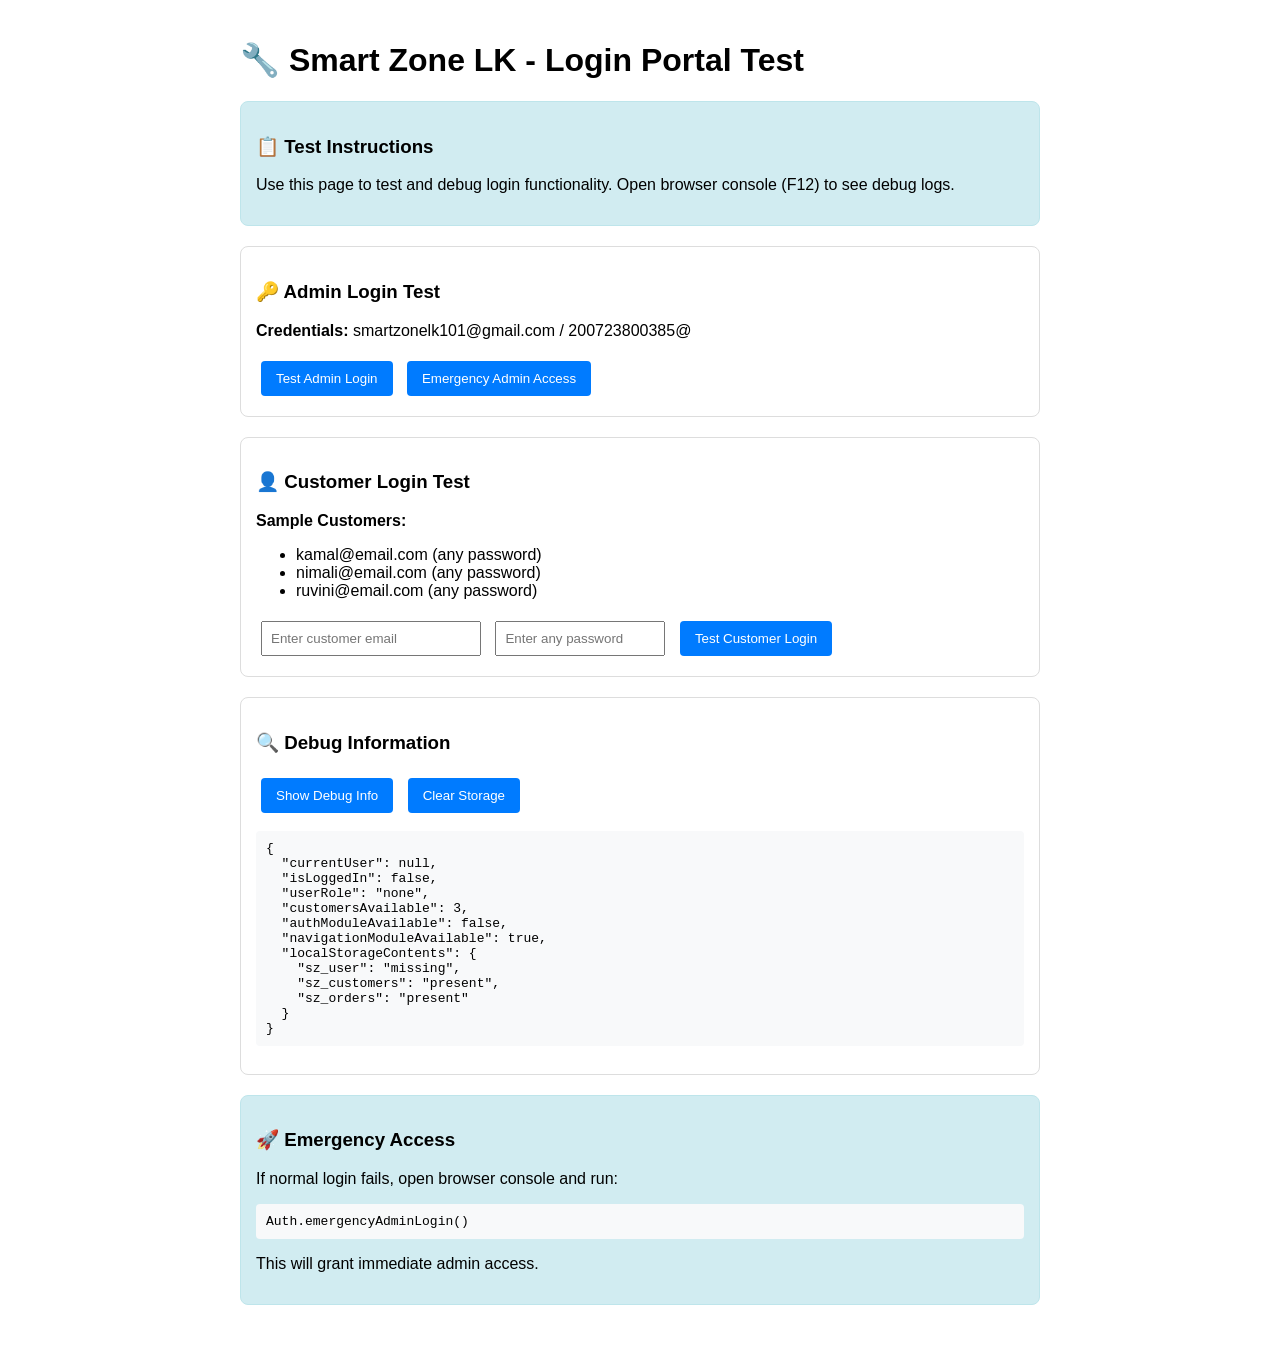
<file: login-test.html>
<!DOCTYPE html>
<html>
<head>
    <title>Login Test - Smart Zone LK</title>
    <style>
        body { font-family: Arial, sans-serif; padding: 20px; max-width: 800px; margin: 0 auto; }
        .test-section { margin: 20px 0; padding: 15px; border: 1px solid #ddd; border-radius: 8px; }
        .success { background: #d4edda; border-color: #c3e6cb; }
        .error { background: #f8d7da; border-color: #f5c6cb; }
        .info { background: #d1ecf1; border-color: #bee5eb; }
        button { padding: 10px 15px; margin: 5px; background: #007bff; color: white; border: none; border-radius: 4px; cursor: pointer; }
        button:hover { background: #0056b3; }
        pre { background: #f8f9fa; padding: 10px; border-radius: 4px; overflow-x: auto; }
    </style>
</head>
<body>
    <h1>🔧 Smart Zone LK - Login Portal Test</h1>
    
    <div class="test-section info">
        <h3>📋 Test Instructions</h3>
        <p>Use this page to test and debug login functionality. Open browser console (F12) to see debug logs.</p>
    </div>

    <div class="test-section">
        <h3>🔑 Admin Login Test</h3>
        <p><strong>Credentials:</strong> smartzonelk101@gmail.com / 200723800385@</p>
        <button onclick="testAdminLogin()">Test Admin Login</button>
        <button onclick="testEmergencyAdmin()">Emergency Admin Access</button>
        <div id="adminResult"></div>
    </div>

    <div class="test-section">
        <h3>👤 Customer Login Test</h3>
        <p><strong>Sample Customers:</strong></p>
        <ul>
            <li>kamal@email.com (any password)</li>
            <li>nimali@email.com (any password)</li>
            <li>ruvini@email.com (any password)</li>
        </ul>
        <input type="email" id="testEmail" placeholder="Enter customer email" style="padding: 8px; margin: 5px; width: 200px;">
        <input type="password" id="testPassword" placeholder="Enter any password" style="padding: 8px; margin: 5px; width: 150px;">
        <button onclick="testCustomerLogin()">Test Customer Login</button>
        <div id="customerResult"></div>
    </div>

    <div class="test-section">
        <h3>🔍 Debug Information</h3>
        <button onclick="showDebugInfo()">Show Debug Info</button>
        <button onclick="clearStorage()">Clear Storage</button>
        <pre id="debugInfo">Click "Show Debug Info" to see system status...</pre>
    </div>

    <div class="test-section info">
        <h3>🚀 Emergency Access</h3>
        <p>If normal login fails, open browser console and run:</p>
        <pre><code>Auth.emergencyAdminLogin()</code></pre>
        <p>This will grant immediate admin access.</p>
    </div>

    <script>
        // Mock the required modules if not available
        if (typeof DB === 'undefined') {
            window.DB = {
                getCustomers: () => [
                    { name: 'Kamal Perera', email: 'kamal@email.com', phone: '+94 77 123 4567' },
                    { name: 'Nimali Silva', email: 'nimali@email.com', phone: '+94 71 234 5678' },
                    { name: 'Ruvini Fernando', email: 'ruvini@email.com', phone: '+94 76 345 6789' }
                ],
                showToast: (title, message, type) => {
                    console.log(`Toast: ${title} - ${message} (${type})`);
                    alert(`${title}: ${message}`);
                }
            };
        }

        function testAdminLogin() {
            const result = document.getElementById('adminResult');
            try {
                // Simulate admin login
                const adminUser = { name: 'Admin User', email: 'smartzonelk101@gmail.com', phone: '', role: 'admin' };
                localStorage.setItem('sz_user', JSON.stringify(adminUser));
                result.innerHTML = '<div class="success">✅ Admin login successful! User stored in localStorage.</div>';
                console.log('Admin login test successful:', adminUser);
            } catch (error) {
                result.innerHTML = `<div class="error">❌ Admin login failed: ${error.message}</div>`;
                console.error('Admin login test failed:', error);
            }
        }

        function testEmergencyAdmin() {
            const result = document.getElementById('adminResult');
            try {
                if (typeof Auth !== 'undefined' && Auth.emergencyAdminLogin) {
                    Auth.emergencyAdminLogin();
                    result.innerHTML = '<div class="success">✅ Emergency admin access triggered!</div>';
                } else {
                    // Manual emergency access
                    const adminUser = { name: 'Admin User', email: 'smartzonelk101@gmail.com', phone: '', role: 'admin' };
                    localStorage.setItem('sz_user', JSON.stringify(adminUser));
                    result.innerHTML = '<div class="success">✅ Manual emergency admin access completed!</div>';
                }
            } catch (error) {
                result.innerHTML = `<div class="error">❌ Emergency access failed: ${error.message}</div>`;
                console.error('Emergency access failed:', error);
            }
        }

        function testCustomerLogin() {
            const result = document.getElementById('customerResult');
            const email = document.getElementById('testEmail').value;
            const password = document.getElementById('testPassword').value;
            
            if (!email || !password) {
                result.innerHTML = '<div class="error">❌ Please enter email and password</div>';
                return;
            }

            try {
                const customers = DB.getCustomers();
                const customer = customers.find(c => c.email === email);
                
                if (customer) {
                    localStorage.setItem('sz_user', JSON.stringify(customer));
                    result.innerHTML = `<div class="success">✅ Customer login successful for ${customer.name}!</div>`;
                    console.log('Customer login test successful:', customer);
                } else {
                    result.innerHTML = '<div class="error">❌ Customer not found. Try: kamal@email.com, nimali@email.com, or ruvini@email.com</div>';
                }
            } catch (error) {
                result.innerHTML = `<div class="error">❌ Customer login failed: ${error.message}</div>`;
                console.error('Customer login test failed:', error);
            }
        }

        function showDebugInfo() {
            const debugEl = document.getElementById('debugInfo');
            const userStr = localStorage.getItem('sz_user');
            const user = userStr ? JSON.parse(userStr) : null;
            
            const debugInfo = {
                currentUser: user,
                isLoggedIn: !!user,
                userRole: user?.role || 'none',
                customersAvailable: DB.getCustomers().length,
                authModuleAvailable: typeof Auth !== 'undefined',
                navigationModuleAvailable: typeof Navigation !== 'undefined',
                localStorageContents: {
                    sz_user: userStr ? 'present' : 'missing',
                    sz_customers: localStorage.getItem('sz_customers') ? 'present' : 'missing',
                    sz_orders: localStorage.getItem('sz_orders') ? 'present' : 'missing'
                }
            };
            
            debugEl.textContent = JSON.stringify(debugInfo, null, 2);
            console.log('Debug Info:', debugInfo);
        }

        function clearStorage() {
            if (confirm('This will clear all local storage data. Continue?')) {
                localStorage.clear();
                document.getElementById('debugInfo').textContent = 'Storage cleared.';
                document.getElementById('adminResult').innerHTML = '';
                document.getElementById('customerResult').innerHTML = '';
                console.log('Local storage cleared');
            }
        }

        // Auto-show debug info on load
        window.addEventListener('load', () => {
            showDebugInfo();
            console.log('Login test page loaded. Use this page to debug authentication issues.');
        });
    </script>
</body>
</html>
</file>
<file: CSS/style.css>
/* ==================== TRACKING TIMELINE ==================== */
.tracking-timeline {
  position: relative;
  padding: 20px 0;
}

.timeline-item {
  display: flex;
  gap: 16px;
  margin-bottom: 24px;
  position: relative;
}

.timeline-item:last-child {
  margin-bottom: 0;
}

.timeline-marker {
  display: flex;
  flex-direction: column;
  align-items: center;
  position: relative;
}

.timeline-dot {
  width: 12px;
  height: 12px;
  border-radius: 50%;
  background: var(--gray-300);
  border: 2px solid var(--gray-400);
  position: relative;
  z-index: 2;
  transition: all 0.3s ease;
}

.timeline-item-active .timeline-dot {
  background: var(--primary);
  border-color: var(--primary);
  box-shadow: 0 0 0 4px var(--primary-light);
}

.timeline-line {
  width: 2px;
  background: var(--gray-300);
  flex: 1;
  margin-top: 8px;
}

.timeline-content {
  flex: 1;
  background: white;
  border: 1px solid var(--gray-200);
  border-radius: 8px;
  padding: 16px;
  box-shadow: 0 2px 4px rgba(0,0,0,0.05);
  transition: all 0.3s ease;
}

.timeline-item-active .timeline-content {
  border-color: var(--primary);
  box-shadow: 0 4px 12px rgba(0,102,255,0.15);
}

.timeline-header {
  display: flex;
  justify-content: space-between;
  align-items: flex-start;
  margin-bottom: 8px;
}

.timeline-status {
  font-weight: 600;
  color: var(--dark);
  font-size: 0.95rem;
}

.timeline-item-active .timeline-status {
  color: var(--primary);
}

.timeline-time {
  font-size: 0.8rem;
  color: var(--gray-500);
  font-family: monospace;
}

.timeline-location {
  display: flex;
  align-items: center;
  gap: 6px;
  margin-bottom: 6px;
  font-size: 0.85rem;
  color: var(--gray-600);
}

.timeline-location i {
  font-size: 0.75rem;
}

.timeline-description {
  font-size: 0.85rem;
  color: var(--gray-700);
  line-height: 1.4;
}

/* Modal enhancements for tracking */
#trackingTimelineModal .modal-body {
  max-height: 70vh;
  overflow-y: auto;
}

#trackingTimelineModal .modal-content {
  border-radius: 16px;
}

/* ==================== CSS VARIABLES ==================== */
:root {
  --primary: #0066FF;
  --primary-dark: #0052CC;
  --primary-light: #E6F0FF;
  --secondary: #00C853;
  --secondary-dark: #00A844;
  --accent: #00E5FF;
  --dark: #0A0E27;
  --dark-2: #121638;
  --dark-3: #1A1F4E;
  --gray-900: #111827;
  --gray-800: #1F2937;
  --gray-700: #374151;
  --gray-600: #4B5563;
  --gray-500: #6B7280;
  --gray-400: #9CA3AF;
  --gray-300: #D1D5DB;
  --gray-200: #E5E7EB;
  --gray-100: #F3F4F6;
  --gray-50: #F9FAFB;
  --white: #FFFFFF;
  --danger: #EF4444;
  --danger-light: #FEE2E2;
  --warning: #F59E0B;
  --warning-light: #FEF3C7;
  --success: #10B981;
  --success-light: #D1FAE5;
  --radius: 12px;
  --radius-lg: 16px;
  --radius-xl: 24px;
  --shadow-sm: 0 1px 2px rgba(0,0,0,0.05);
  --shadow: 0 4px 6px -1px rgba(0,0,0,0.1), 0 2px 4px -2px rgba(0,0,0,0.1);
  --shadow-md: 0 10px 15px -3px rgba(0,0,0,0.1), 0 4px 6px -4px rgba(0,0,0,0.1);
  --shadow-lg: 0 20px 25px -5px rgba(0,0,0,0.1), 0 8px 10px -6px rgba(0,0,0,0.1);
  --shadow-xl: 0 25px 50px -12px rgba(0,0,0,0.25);
  --transition: all 0.3s cubic-bezier(0.4, 0, 0.2, 1);
  --font: 'Inter', -apple-system, BlinkMacSystemFont, sans-serif;
  --mono: 'JetBrains Mono', monospace;
}

/* ==================== RESET & BASE ==================== */
* { margin:0; padding:0; box-sizing:border-box; }
html { scroll-behavior: smooth; }
body {
  font-family: var(--font);
  color: var(--gray-800);
  background: var(--gray-50);
  line-height: 1.6;
  overflow-x: hidden;
  -webkit-font-smoothing: antialiased;
}
::-webkit-scrollbar { width: 8px; }
::-webkit-scrollbar-track { background: var(--gray-100); }
::-webkit-scrollbar-thumb { background: var(--primary); border-radius: 4px; }
a { text-decoration: none; color: inherit; }
button { font-family: var(--font); cursor: pointer; }
input, select, textarea { font-family: var(--font); }

/* ==================== LAYOUT ==================== */
.container { max-width: 1280px; margin: 0 auto; padding: 0 20px; }
.page { display: none; }
.page.active { display: block; }

/* ==================== TOP BAR ==================== */
.top-bar {
  background: var(--dark);
  color: var(--gray-300);
  font-size: 0.8rem;
  padding: 6px 0;
  text-align: center;
}
.top-bar .container {
  display: flex;
  justify-content: space-between;
  align-items: center;
  flex-wrap: wrap;
  gap: 8px;
}
.top-bar a { color: var(--accent); text-decoration: none; }
.top-bar i { margin-right: 4px; }

/* ==================== HEADER ==================== */
header {
  background: var(--white);
  border-bottom: 1px solid var(--gray-200);
  position: sticky;
  top: 0;
  z-index: 1000;
  box-shadow: var(--shadow-sm);
}
header .container {
  display: flex;
  align-items: center;
  justify-content: space-between;
  padding: 12px 20px;
  gap: 20px;
}
.logo {
  display: flex;
  align-items: center;
  gap: 10px;
  flex-shrink: 0;
}
.logo-icon {
  width: 44px;
  height: 44px;
  background: linear-gradient(135deg, var(--primary), var(--accent));
  border-radius: 12px;
  display: flex;
  align-items: center;
  justify-content: center;
  color: white;
  font-size: 1.2rem;
  box-shadow: 0 4px 12px rgba(0,102,255,0.3);
}
.logo-text { display: flex; flex-direction: column; line-height: 1.1; }
.logo-text .brand { font-size: 1.3rem; font-weight: 800; color: var(--dark); letter-spacing: -0.5px; }
.logo-text .brand span { color: var(--primary); }
.logo-text .tagline { font-size: 0.65rem; color: var(--gray-500); text-transform: uppercase; letter-spacing: 1.5px; font-weight: 500; }

.search-bar { flex: 1; max-width: 550px; position: relative; }
.search-bar input {
  width: 100%;
  padding: 12px 48px 12px 18px;
  border: 2px solid var(--gray-200);
  border-radius: 50px;
  font-size: 0.9rem;
  transition: var(--transition);
  background: var(--gray-50);
}
.search-bar input:focus { outline: none; border-color: var(--primary); background: var(--white); box-shadow: 0 0 0 4px rgba(0,102,255,0.1); }
.search-bar button {
  position: absolute;
  right: 6px;
  top: 50%;
  transform: translateY(-50%);
  background: var(--primary);
  border: none;
  color: white;
  width: 36px;
  height: 36px;
  border-radius: 50%;
  display: flex;
  align-items: center;
  justify-content: center;
  transition: var(--transition);
}
.search-bar button:hover { background: var(--primary-dark); }

.header-actions { display: flex; align-items: center; gap: 8px; flex-shrink: 0; }
.header-btn {
  position: relative;
  background: none;
  border: none;
  cursor: pointer;
  width: 44px;
  height: 44px;
  border-radius: 12px;
  display: flex;
  align-items: center;
  justify-content: center;
  color: var(--gray-600);
  font-size: 1.15rem;
  transition: var(--transition);
}
.header-btn:hover { background: var(--primary-light); color: var(--primary); }
.header-btn .badge {
  position: absolute;
  top: 4px;
  right: 4px;
  background: var(--danger);
  color: white;
  font-size: 0.65rem;
  font-weight: 700;
  width: 18px;
  height: 18px;
  border-radius: 50%;
  display: flex;
  align-items: center;
  justify-content: center;
  border: 2px solid white;
}
.mobile-menu-btn { display: none; background: none; border: none; font-size: 1.4rem; color: var(--gray-700); cursor: pointer; padding: 8px; }

/* ==================== NAVIGATION ==================== */
.main-nav { background: var(--white); border-bottom: 1px solid var(--gray-100); }
.main-nav .container { display: flex; align-items: center; gap: 0; padding: 0 20px; overflow-x: auto; }
.nav-link {
  padding: 14px 20px;
  color: var(--gray-600);
  font-size: 0.88rem;
  font-weight: 500;
  white-space: nowrap;
  border-bottom: 2px solid transparent;
  transition: var(--transition);
  display: flex;
  align-items: center;
  gap: 6px;
}
.nav-link:hover, .nav-link.active { color: var(--primary); border-bottom-color: var(--primary); }
.nav-link i { font-size: 0.85rem; }

/* Mobile Nav */
.mobile-nav {
  display: none;
  position: fixed;
  top: 0; left: 0; right: 0; bottom: 0;
  background: white;
  z-index: 2000;
  padding: 20px;
  overflow-y: auto;
}
.mobile-nav.active { display: block; }
.mobile-nav-header { display: flex; justify-content: space-between; align-items: center; margin-bottom: 24px; }
.mobile-nav-close { width: 40px; height: 40px; border: none; background: var(--gray-100); border-radius: 10px; cursor: pointer; font-size: 1.2rem; color: var(--gray-600); }
.mobile-nav-links { display: flex; flex-direction: column; gap: 4px; }
.mobile-nav-links a { display: flex; align-items: center; gap: 12px; padding: 14px 16px; color: var(--gray-700); font-size: 1rem; font-weight: 500; border-radius: 10px; transition: var(--transition); }
.mobile-nav-links a:hover { background: var(--gray-50); color: var(--primary); }
.mobile-nav-links a i { width: 24px; text-align: center; color: var(--gray-400); }

/* ==================== BUTTONS ==================== */
.btn {
  display: inline-flex;
  align-items: center;
  gap: 8px;
  padding: 14px 32px;
  border-radius: 50px;
  font-size: 0.95rem;
  font-weight: 600;
  cursor: pointer;
  border: none;
  transition: var(--transition);
}
.btn-primary { background: linear-gradient(135deg, var(--primary), var(--primary-dark)); color: white; box-shadow: 0 4px 15px rgba(0,102,255,0.4); }
.btn-primary:hover { transform: translateY(-2px); box-shadow: 0 8px 25px rgba(0,102,255,0.5); }
.btn-outline { background: transparent; color: white; border: 2px solid rgba(255,255,255,0.3); }
.btn-outline:hover { border-color: white; background: rgba(255,255,255,0.1); }
.btn-secondary { background: var(--secondary); color: white; }
.btn-secondary:hover { background: var(--secondary-dark); }
.btn-sm { padding: 8px 20px; font-size: 0.85rem; }
.btn-lg { padding: 16px 40px; font-size: 1rem; }
.btn-danger { background: var(--danger); color: white; }
.btn-danger:hover { background: #DC2626; }
.btn-ghost { background: transparent; color: var(--primary); border: 1px solid var(--primary); }
.btn-ghost:hover { background: var(--primary); color: white; }

/* ==================== HERO ==================== */
.hero {
  background: linear-gradient(135deg, var(--dark) 0%, var(--dark-2) 50%, var(--dark-3) 100%);
  color: white;
  padding: 80px 0;
  position: relative;
  overflow: hidden;
}
.hero::before { content: ''; position: absolute; top: -50%; right: -20%; width: 600px; height: 600px; background: radial-gradient(circle, rgba(0,102,255,0.15) 0%, transparent 70%); border-radius: 50%; }
.hero::after { content: ''; position: absolute; bottom: -30%; left: -10%; width: 400px; height: 400px; background: radial-gradient(circle, rgba(0,200,83,0.1) 0%, transparent 70%); border-radius: 50%; }
.hero .container { display: grid; grid-template-columns: 1fr 1fr; gap: 60px; align-items: center; position: relative; z-index: 1; }
.hero-content h1 { font-size: 3rem; font-weight: 900; line-height: 1.1; margin-bottom: 20px; letter-spacing: -1px; }
.hero-content h1 span { background: linear-gradient(135deg, var(--accent), var(--secondary)); -webkit-background-clip: text; -webkit-text-fill-color: transparent; background-clip: text; }
.hero-content p { font-size: 1.1rem; color: var(--gray-400); margin-bottom: 32px; max-width: 480px; }
.hero-buttons { display: flex; gap: 16px; flex-wrap: wrap; }
.hero-stats { display: flex; gap: 40px; margin-top: 40px; }
.hero-stat { text-align: center; }
.hero-stat .number { font-size: 1.8rem; font-weight: 800; color: white; }
.hero-stat .label { font-size: 0.8rem; color: var(--gray-400); text-transform: uppercase; letter-spacing: 1px; }
.hero-visual { display: flex; justify-content: center; align-items: center; }
.hero-image-wrapper {
  width: 400px; height: 400px;
  background: linear-gradient(135deg, rgba(0,102,255,0.2), rgba(0,200,83,0.1));
  border-radius: 50%;
  display: flex; align-items: center; justify-content: center;
  animation: float 6s ease-in-out infinite;
}
@keyframes float { 0%, 100% { transform: translateY(0); } 50% { transform: translateY(-20px); } }
.hero-image-wrapper i { font-size: 8rem; background: linear-gradient(135deg, var(--primary), var(--accent)); -webkit-background-clip: text; -webkit-text-fill-color: transparent; background-clip: text; }

/* ==================== TRUST BAR ==================== */
.trust-bar { background: var(--white); padding: 24px 0; border-bottom: 1px solid var(--gray-200); }
.trust-items { display: flex; justify-content: center; gap: 48px; flex-wrap: wrap; }
.trust-item { display: flex; align-items: center; gap: 12px; }
.trust-icon { width: 48px; height: 48px; background: var(--primary-light); border-radius: 12px; display: flex; align-items: center; justify-content: center; color: var(--primary); font-size: 1.2rem; }
.trust-text h4 { font-size: 0.85rem; font-weight: 700; color: var(--gray-800); }
.trust-text p { font-size: 0.75rem; color: var(--gray-500); }

/* ==================== SECTIONS ==================== */
.section { padding: 80px 0; }
.section-header { text-align: center; margin-bottom: 48px; }
.section-header .badge { display: inline-block; background: var(--primary-light); color: var(--primary); padding: 6px 16px; border-radius: 50px; font-size: 0.8rem; font-weight: 600; margin-bottom: 12px; text-transform: uppercase; letter-spacing: 1px; }
.section-header h2 { font-size: 2.2rem; font-weight: 800; color: var(--dark); margin-bottom: 12px; letter-spacing: -0.5px; }
.section-header p { font-size: 1rem; color: var(--gray-500); max-width: 560px; margin: 0 auto; }

/* ==================== CATEGORIES ==================== */
.categories-grid { display: grid; grid-template-columns: repeat(auto-fit, minmax(200px, 1fr)); gap: 20px; }
.category-card { background: var(--white); border: 1px solid var(--gray-200); border-radius: var(--radius-lg); padding: 32px 20px; text-align: center; cursor: pointer; transition: var(--transition); }
.category-card:hover { border-color: var(--primary); transform: translateY(-4px); box-shadow: var(--shadow-lg); }
.category-card .icon { width: 64px; height: 64px; background: linear-gradient(135deg, var(--primary-light), rgba(0,200,83,0.1)); border-radius: 16px; display: flex; align-items: center; justify-content: center; margin: 0 auto 16px; font-size: 1.5rem; color: var(--primary); transition: var(--transition); }
.category-card:hover .icon { background: linear-gradient(135deg, var(--primary), var(--accent)); color: white; }
.category-card h3 { font-size: 0.95rem; font-weight: 700; margin-bottom: 4px; }
.category-card p { font-size: 0.8rem; color: var(--gray-500); }

/* ==================== PRODUCT CARDS ==================== */
.products-grid { display: grid; grid-template-columns: repeat(auto-fill, minmax(280px, 1fr)); gap: 24px; }
.product-card { background: var(--white); border: 1px solid var(--gray-200); border-radius: var(--radius-lg); overflow: hidden; transition: var(--transition); position: relative; }
.product-card:hover { border-color: var(--primary); transform: translateY(-4px); box-shadow: var(--shadow-lg); }
.badge-tag { position: absolute; top: 12px; left: 12px; z-index: 2; }
.badge-tag span { padding: 4px 10px; border-radius: 6px; font-size: 0.7rem; font-weight: 700; text-transform: uppercase; letter-spacing: 0.5px; }
.badge-sale { background: var(--danger); color: white; }
.badge-new { background: var(--secondary); color: white; }
.badge-hot { background: var(--warning); color: white; }
.wishlist-btn { position: absolute; top: 12px; right: 12px; z-index: 2; width: 36px; height: 36px; border-radius: 50%; background: white; border: none; cursor: pointer; display: flex; align-items: center; justify-content: center; color: var(--gray-400); transition: var(--transition); box-shadow: var(--shadow-sm); }
.wishlist-btn:hover { color: var(--danger); }
.product-image { width: 100%; height: 220px; background: var(--gray-50); display: flex; align-items: center; justify-content: center; overflow: hidden; }
.product-image i { font-size: 4rem; color: var(--gray-300); transition: var(--transition); }
.product-card:hover .product-image i { color: var(--primary); transform: scale(1.1); }
.product-info { padding: 20px; }
.product-info .brand { font-size: 0.75rem; color: var(--primary); font-weight: 600; text-transform: uppercase; letter-spacing: 1px; margin-bottom: 4px; }
.product-info h3 { font-size: 1rem; font-weight: 700; color: var(--dark); margin-bottom: 8px; line-height: 1.3; display: -webkit-box; -webkit-line-clamp: 2; -webkit-box-orient: vertical; overflow: hidden; }
.product-info .specs { display: flex; gap: 8px; margin-bottom: 12px; flex-wrap: wrap; }
.spec-tag { background: var(--gray-100); padding: 3px 8px; border-radius: 4px; font-size: 0.7rem; color: var(--gray-600); font-weight: 500; }
.product-info .rating { display: flex; align-items: center; gap: 6px; margin-bottom: 12px; }
.stars { color: var(--warning); font-size: 0.8rem; }
.rating-count { font-size: 0.75rem; color: var(--gray-500); }
.product-price { display: flex; align-items: center; gap: 8px; margin-bottom: 16px; }
.price-current { font-size: 1.3rem; font-weight: 800; color: var(--dark); }
.price-old { font-size: 0.9rem; color: var(--gray-400); text-decoration: line-through; }
.price-discount { font-size: 0.75rem; background: var(--danger-light); color: var(--danger); padding: 2px 6px; border-radius: 4px; font-weight: 700; }
.product-actions { display: flex; gap: 8px; }
.product-actions .add-cart-btn { flex: 1; padding: 10px 16px; font-size: 0.85rem; background: var(--primary); color: white; border: none; border-radius: 10px; cursor: pointer; font-weight: 600; }
.product-actions .add-cart-btn:hover { background: var(--primary-dark); }
.product-actions .quick-view-btn { background: var(--gray-100); border: none; border-radius: 10px; cursor: pointer; color: var(--gray-600); padding: 10px 14px; transition: var(--transition); }
.product-actions .quick-view-btn:hover { background: var(--gray-200); }

/* ==================== FEATURED BANNER ==================== */
.featured-banner {
  background: linear-gradient(135deg, var(--dark) 0%, var(--dark-2) 100%);
  border-radius: var(--radius-xl);
  padding: 60px;
  color: white;
  display: grid;
  grid-template-columns: 1fr 1fr;
  gap: 40px;
  align-items: center;
  margin: 40px 0;
  position: relative;
  overflow: hidden;
}
.featured-banner::before { content: ''; position: absolute; top: -50%; right: -10%; width: 400px; height: 400px; background: radial-gradient(circle, rgba(0,229,255,0.15) 0%, transparent 70%); border-radius: 50%; }
.featured-banner h3 { font-size: 2rem; font-weight: 800; margin-bottom: 16px; }
.featured-banner p { color: var(--gray-400); margin-bottom: 24px; font-size: 1rem; }
.featured-banner .price-tag { font-size: 2.5rem; font-weight: 900; color: var(--accent); margin-bottom: 24px; }
.featured-banner .price-tag small { font-size: 1rem; color: var(--gray-400); text-decoration: line-through; margin-left: 12px; }

/* ==================== NEWSLETTER ==================== */
.newsletter { background: linear-gradient(135deg, var(--primary), var(--primary-dark)); padding: 60px 0; text-align: center; color: white; }
.newsletter h2 { font-size: 2rem; font-weight: 800; margin-bottom: 12px; }
.newsletter p { color: rgba(255,255,255,0.8); margin-bottom: 24px; }
.newsletter-form { display: flex; max-width: 480px; margin: 0 auto; gap: 8px; }
.newsletter-form input { flex: 1; padding: 14px 20px; border: none; border-radius: 50px; font-size: 0.9rem; }
.newsletter-form button { padding: 14px 28px; background: var(--dark); color: white; border: none; border-radius: 50px; font-weight: 600; transition: var(--transition); }
.newsletter-form button:hover { background: var(--dark-2); }

/* ==================== SHOP PAGE ==================== */
.shop-layout { display: grid; grid-template-columns: 260px 1fr; gap: 32px; padding: 40px 0; }
.shop-sidebar { position: sticky; top: 120px; height: fit-content; }
.filter-group { background: var(--white); border: 1px solid var(--gray-200); border-radius: var(--radius-lg); padding: 24px; margin-bottom: 20px; }
.filter-group h4 { font-size: 0.9rem; font-weight: 700; margin-bottom: 16px; color: var(--dark); display: flex; align-items: center; justify-content: space-between; }
.filter-group h4 i { color: var(--gray-400); }
.filter-option { display: flex; align-items: center; gap: 10px; padding: 8px 0; cursor: pointer; }
.filter-option input[type="checkbox"] { accent-color: var(--primary); width: 16px; height: 16px; }
.filter-option label { font-size: 0.85rem; color: var(--gray-600); cursor: pointer; }
.price-range { display: flex; gap: 8px; align-items: center; }
.price-range input { width: 100%; padding: 8px 12px; border: 1px solid var(--gray-200); border-radius: 8px; font-size: 0.85rem; }
.price-range input:focus { outline: none; border-color: var(--primary); }
.price-range span { color: var(--gray-400); font-size: 0.85rem; }
.shop-main .shop-header { display: flex; justify-content: space-between; align-items: center; margin-bottom: 24px; flex-wrap: wrap; gap: 16px; }
.shop-header .results { font-size: 0.9rem; color: var(--gray-500); }
.shop-header .results strong { color: var(--dark); }
.sort-select { padding: 10px 16px; border: 1px solid var(--gray-200); border-radius: 10px; font-size: 0.85rem; color: var(--gray-700); background: white; cursor: pointer; }

/* ==================== PRODUCT DETAIL ==================== */
.product-detail { padding: 40px 0; }
.breadcrumb { display: flex; align-items: center; gap: 8px; font-size: 0.85rem; color: var(--gray-500); margin-bottom: 32px; flex-wrap: wrap; }
.breadcrumb a { color: var(--gray-500); transition: var(--transition); }
.breadcrumb a:hover { color: var(--primary); }
.breadcrumb .current { color: var(--dark); font-weight: 600; }
.product-detail-grid { display: grid; grid-template-columns: 1fr 1fr; gap: 60px; margin-bottom: 60px; }
.product-gallery { position: sticky; top: 120px; }
.main-image { width: 100%; height: 450px; background: var(--gray-50); border-radius: var(--radius-lg); display: flex; align-items: center; justify-content: center; margin-bottom: 16px; overflow: hidden; border: 1px solid var(--gray-200); }
.main-image i { font-size: 6rem; color: var(--gray-300); }
.thumb-images { display: flex; gap: 12px; }
.thumb { width: 80px; height: 80px; background: var(--gray-50); border: 2px solid var(--gray-200); border-radius: 12px; display: flex; align-items: center; justify-content: center; cursor: pointer; transition: var(--transition); overflow: hidden; }
.thumb:hover, .thumb.active { border-color: var(--primary); }
.thumb i { font-size: 1.5rem; color: var(--gray-300); }
.product-meta h1 { font-size: 1.8rem; font-weight: 800; color: var(--dark); margin-bottom: 8px; line-height: 1.2; }
.product-meta .brand-name { color: var(--primary); font-size: 0.9rem; font-weight: 600; margin-bottom: 12px; }
.product-meta .rating-big { display: flex; align-items: center; gap: 8px; margin-bottom: 20px; }
.product-meta .rating-big .stars { font-size: 1rem; }
.product-meta .rating-big span { font-size: 0.85rem; color: var(--gray-500); }
.product-meta .price-section { background: var(--gray-50); padding: 20px; border-radius: var(--radius); margin-bottom: 24px; }
.product-meta .price-section .current { font-size: 2rem; font-weight: 900; color: var(--dark); }
.product-meta .price-section .old { font-size: 1.2rem; color: var(--gray-400); text-decoration: line-through; margin-left: 12px; }
.product-meta .price-section .save { display: inline-block; background: var(--danger-light); color: var(--danger); padding: 4px 12px; border-radius: 6px; font-size: 0.8rem; font-weight: 700; margin-top: 8px; }
.specs-table { width: 100%; margin-bottom: 24px; }
.specs-table tr { border-bottom: 1px solid var(--gray-100); }
.specs-table td { padding: 10px 0; font-size: 0.85rem; }
.specs-table td:first-child { color: var(--gray-500); width: 40%; font-weight: 500; }
.specs-table td:last-child { color: var(--dark); font-weight: 600; }
.quantity-selector { display: flex; align-items: center; gap: 12px; margin-bottom: 24px; }
.quantity-selector label { font-size: 0.9rem; font-weight: 600; color: var(--gray-700); }
.qty-controls { display: flex; align-items: center; border: 1px solid var(--gray-200); border-radius: 10px; overflow: hidden; }
.qty-btn { width: 40px; height: 40px; border: none; background: var(--gray-50); cursor: pointer; font-size: 1rem; color: var(--gray-600); transition: var(--transition); }
.qty-btn:hover { background: var(--gray-200); }
.qty-input { width: 50px; height: 40px; border: none; text-align: center; font-size: 1rem; font-weight: 600; }
.qty-input:focus { outline: none; }
.detail-actions { display: flex; gap: 12px; margin-bottom: 24px; }
.detail-actions .btn { flex: 1; justify-content: center; }
.product-description { padding: 40px 0; border-top: 1px solid var(--gray-200); }
.product-description h3 { font-size: 1.3rem; font-weight: 700; margin-bottom: 16px; color: var(--dark); }
.product-description p { color: var(--gray-600); line-height: 1.8; margin-bottom: 16px; }
.related-products { margin-top: 40px; }
.related-products h3 { font-size: 1.3rem; font-weight: 700; margin-bottom: 24px; color: var(--dark); }

/* ==================== CART PAGE ==================== */
.cart-page { padding: 40px 0; }
.cart-page h1 { font-size: 2rem; font-weight: 800; color: var(--dark); margin-bottom: 32px; }
.cart-layout { display: grid; grid-template-columns: 1fr 380px; gap: 32px; align-items: start; }
.cart-items { background: var(--white); border: 1px solid var(--gray-200); border-radius: var(--radius-lg); overflow: hidden; }
.cart-item { display: grid; grid-template-columns: 100px 1fr auto; gap: 20px; padding: 24px; border-bottom: 1px solid var(--gray-100); align-items: center; }
.cart-item:last-child { border-bottom: none; }
.cart-item-image { width: 100px; height: 100px; background: var(--gray-50); border-radius: 12px; display: flex; align-items: center; justify-content: center; overflow: hidden; }
.cart-item-image i { font-size: 2rem; color: var(--gray-300); }
.cart-item-info h3 { font-size: 1rem; font-weight: 700; color: var(--dark); margin-bottom: 4px; }
.cart-item-info .brand { font-size: 0.8rem; color: var(--primary); margin-bottom: 8px; }
.cart-item-info .price { font-size: 1.1rem; font-weight: 800; color: var(--dark); }
.cart-item-actions { display: flex; flex-direction: column; align-items: flex-end; gap: 12px; }
.remove-btn { background: none; border: none; color: var(--gray-400); cursor: pointer; font-size: 1rem; transition: var(--transition); padding: 4px; }
.remove-btn:hover { color: var(--danger); }
.cart-summary { background: var(--white); border: 1px solid var(--gray-200); border-radius: var(--radius-lg); padding: 28px; position: sticky; top: 120px; }
.cart-summary h3 { font-size: 1.2rem; font-weight: 700; margin-bottom: 20px; color: var(--dark); }
.summary-row { display: flex; justify-content: space-between; padding: 10px 0; font-size: 0.9rem; color: var(--gray-600); }
.summary-row.total { border-top: 2px solid var(--gray-200); margin-top: 12px; padding-top: 16px; font-size: 1.2rem; font-weight: 800; color: var(--dark); }
.cart-summary .btn { width: 100%; justify-content: center; margin-top: 20px; }
.promo-code { display: flex; gap: 8px; margin-top: 16px; }
.promo-code input { flex: 1; padding: 10px 14px; border: 1px solid var(--gray-200); border-radius: 10px; font-size: 0.85rem; }
.promo-code input:focus { outline: none; border-color: var(--primary); }
.promo-code button { padding: 10px 16px; background: var(--gray-800); color: white; border: none; border-radius: 10px; font-size: 0.85rem; font-weight: 600; }

/* ==================== CHECKOUT ==================== */
.checkout-page { padding: 40px 0; }
.checkout-page h1 { font-size: 2rem; font-weight: 800; color: var(--dark); margin-bottom: 32px; }
.checkout-layout { display: grid; grid-template-columns: 1fr 400px; gap: 32px; align-items: start; }
.checkout-form { background: var(--white); border: 1px solid var(--gray-200); border-radius: var(--radius-lg); padding: 32px; }
.checkout-form h3 { font-size: 1.1rem; font-weight: 700; margin-bottom: 20px; color: var(--dark); display: flex; align-items: center; gap: 8px; }
.checkout-form h3 .step { width: 28px; height: 28px; background: var(--primary); color: white; border-radius: 50%; display: flex; align-items: center; justify-content: center; font-size: 0.8rem; }
.form-row { display: grid; grid-template-columns: 1fr 1fr; gap: 16px; margin-bottom: 16px; }
.form-row.full { grid-template-columns: 1fr; }
.form-group { margin-bottom: 16px; }
.form-group label { display: block; font-size: 0.85rem; font-weight: 600; color: var(--gray-700); margin-bottom: 6px; }
.form-group input, .form-group select, .form-group textarea { width: 100%; padding: 12px 16px; border: 1px solid var(--gray-200); border-radius: 10px; font-size: 0.9rem; transition: var(--transition); background: var(--gray-50); }
.form-group input:focus, .form-group select:focus, .form-group textarea:focus { outline: none; border-color: var(--primary); background: white; box-shadow: 0 0 0 4px rgba(0,102,255,0.1); }
.form-group textarea { resize: vertical; min-height: 80px; }
.payment-methods { margin-bottom: 24px; }
.payment-method { display: flex; align-items: center; gap: 12px; padding: 16px; border: 2px solid var(--gray-200); border-radius: 12px; margin-bottom: 10px; cursor: pointer; transition: var(--transition); }
.payment-method:hover { border-color: var(--primary); }
.payment-method.active { border-color: var(--primary); background: var(--primary-light); }
.payment-method input[type="radio"] { accent-color: var(--primary); }
.payment-method .pay-icon { width: 40px; height: 40px; background: var(--gray-100); border-radius: 10px; display: flex; align-items: center; justify-content: center; font-size: 1.1rem; color: var(--gray-600); }
.payment-method .pay-info h4 { font-size: 0.9rem; font-weight: 600; }
.payment-method .pay-info p { font-size: 0.8rem; color: var(--gray-500); }
.order-summary { background: var(--white); border: 1px solid var(--gray-200); border-radius: var(--radius-lg); padding: 28px; position: sticky; top: 120px; }
.order-summary h3 { font-size: 1.1rem; font-weight: 700; margin-bottom: 20px; color: var(--dark); }
.order-item { display: flex; gap: 12px; padding: 12px 0; border-bottom: 1px solid var(--gray-100); }
.order-item-image { width: 56px; height: 56px; background: var(--gray-50); border-radius: 8px; display: flex; align-items: center; justify-content: center; flex-shrink: 0; }
.order-item-image i { font-size: 1.2rem; color: var(--gray-300); }
.order-item-info { flex: 1; }
.order-item-info h4 { font-size: 0.85rem; font-weight: 600; color: var(--dark); }
.order-item-info p { font-size: 0.8rem; color: var(--gray-500); }
.order-item-price { font-weight: 700; font-size: 0.9rem; color: var(--dark); }

/* ==================== ABOUT PAGE ==================== */
.about-hero { background: linear-gradient(135deg, var(--dark), var(--dark-2)); color: white; padding: 80px 0; text-align: center; }
.about-hero h1 { font-size: 2.5rem; font-weight: 900; margin-bottom: 16px; }
.about-hero p { color: var(--gray-400); font-size: 1.1rem; max-width: 600px; margin: 0 auto; }
.about-content { padding: 60px 0; }
.about-grid { display: grid; grid-template-columns: 1fr 1fr; gap: 60px; align-items: center; }
.about-grid h2 { font-size: 1.8rem; font-weight: 800; color: var(--dark); margin-bottom: 16px; }
.about-grid p { color: var(--gray-600); line-height: 1.8; margin-bottom: 16px; }
.about-features { display: grid; grid-template-columns: 1fr 1fr; gap: 20px; margin-top: 32px; }
.about-feature { display: flex; gap: 12px; align-items: flex-start; }
.about-feature i { color: var(--primary); font-size: 1.2rem; margin-top: 2px; }
.about-feature h4 { font-size: 0.9rem; font-weight: 700; color: var(--dark); }
.about-feature p { font-size: 0.8rem; color: var(--gray-500); margin: 0; }

/* ==================== CONTACT PAGE ==================== */
.contact-page { padding: 60px 0; }
.contact-grid { display: grid; grid-template-columns: 1fr 1fr; gap: 40px; }
.contact-info-cards { display: grid; gap: 20px; }
.contact-card { background: white; border: 1px solid var(--gray-200); border-radius: var(--radius-lg); padding: 24px; display: flex; gap: 16px; align-items: flex-start; }
.contact-card .icon { width: 48px; height: 48px; background: var(--primary-light); border-radius: 12px; display: flex; align-items: center; justify-content: center; color: var(--primary); font-size: 1.1rem; flex-shrink: 0; }
.contact-card h4 { font-size: 0.95rem; font-weight: 700; color: var(--dark); margin-bottom: 4px; }
.contact-card p { font-size: 0.85rem; color: var(--gray-500); }

/* ==================== POLICY PAGES ==================== */
.policy-page { padding: 60px 0; max-width: 800px; margin: 0 auto; }
.policy-page h1 { font-size: 2rem; font-weight: 800; color: var(--dark); margin-bottom: 16px; }
.policy-page .last-updated { color: var(--gray-500); font-size: 0.85rem; margin-bottom: 32px; }
.policy-page h2 { font-size: 1.3rem; font-weight: 700; color: var(--dark); margin: 32px 0 12px; }
.policy-page p, .policy-page li { color: var(--gray-600); line-height: 1.8; margin-bottom: 12px; }
.policy-page ul { padding-left: 24px; }

/* ==================== MODALS ==================== */
.modal-overlay { display: none; position: fixed; top: 0; left: 0; right: 0; bottom: 0; background: rgba(0,0,0,0.5); z-index: 2000; align-items: center; justify-content: center; padding: 20px; backdrop-filter: blur(4px); }
.modal-overlay.active { display: flex; }
.modal { background: white; border-radius: var(--radius-xl); width: 100%; max-width: 440px; max-height: 90vh; overflow-y: auto; box-shadow: var(--shadow-xl); animation: modalIn 0.3s ease; }
@keyframes modalIn { from { transform: translateY(20px); opacity: 0; } to { transform: translateY(0); opacity: 1; } }
.modal-header { padding: 28px 28px 0; display: flex; justify-content: space-between; align-items: center; }
.modal-header h2 { font-size: 1.4rem; font-weight: 800; color: var(--dark); }
.modal-close { width: 36px; height: 36px; border-radius: 50%; border: none; background: var(--gray-100); cursor: pointer; font-size: 1rem; color: var(--gray-500); display: flex; align-items: center; justify-content: center; transition: var(--transition); }
.modal-close:hover { background: var(--gray-200); }
.modal-body { padding: 24px 28px 28px; }
.modal-body .btn { width: 100%; justify-content: center; margin-top: 8px; }
.modal-divider { display: flex; align-items: center; gap: 12px; margin: 20px 0; color: var(--gray-400); font-size: 0.85rem; }
.modal-divider::before, .modal-divider::after { content: ''; flex: 1; height: 1px; background: var(--gray-200); }
.social-login { display: flex; gap: 12px; margin-bottom: 16px; }
.social-btn { flex: 1; padding: 12px; border: 1px solid var(--gray-200); border-radius: 10px; background: white; cursor: pointer; font-size: 1rem; display: flex; align-items: center; justify-content: center; gap: 8px; font-weight: 500; color: var(--gray-700); transition: var(--transition); }
.social-btn:hover { background: var(--gray-50); border-color: var(--gray-300); }
.modal-footer { text-align: center; padding: 0 28px 28px; font-size: 0.85rem; color: var(--gray-500); }
.modal-footer a { color: var(--primary); text-decoration: none; font-weight: 600; }

/* ==================== TOAST ==================== */
.toast-container { position: fixed; top: 24px; right: 24px; z-index: 3000; display: flex; flex-direction: column; gap: 8px; }
.toast { background: white; border: 1px solid var(--gray-200); border-radius: 12px; padding: 16px 20px; display: flex; align-items: center; gap: 12px; box-shadow: var(--shadow-lg); animation: toastIn 0.3s ease, toastOut 0.3s ease 2.7s forwards; min-width: 300px; }
@keyframes toastIn { from { transform: translateX(100%); opacity: 0; } to { transform: translateX(0); opacity: 1; } }
@keyframes toastOut { from { transform: translateX(0); opacity: 1; } to { transform: translateX(100%); opacity: 0; } }
.toast-icon { width: 36px; height: 36px; border-radius: 10px; display: flex; align-items: center; justify-content: center; flex-shrink: 0; }
.toast-icon.success { background: var(--success-light); color: var(--success); }
.toast-icon.error { background: var(--danger-light); color: var(--danger); }
.toast-icon.info { background: var(--primary-light); color: var(--primary); }
.toast-content h4 { font-size: 0.85rem; font-weight: 700; color: var(--dark); }
.toast-content p { font-size: 0.8rem; color: var(--gray-500); }

/* ==================== EMPTY STATE ==================== */
.empty-state { text-align: center; padding: 60px 20px; }
.empty-state i { font-size: 4rem; color: var(--gray-300); margin-bottom: 16px; }
.empty-state h3 { font-size: 1.3rem; font-weight: 700; color: var(--dark); margin-bottom: 8px; }
.empty-state p { color: var(--gray-500); margin-bottom: 24px; }

/* ==================== FOOTER ==================== */
footer { background: var(--dark); color: var(--gray-400); padding: 60px 0 0; }
.footer-grid { display: grid; grid-template-columns: 2fr 1fr 1fr 1fr; gap: 40px; padding-bottom: 40px; border-bottom: 1px solid rgba(255,255,255,0.1); }
.footer-brand .logo { margin-bottom: 16px; }
.footer-brand .logo .brand { color: white; }
.footer-brand p { font-size: 0.85rem; line-height: 1.7; margin-bottom: 20px; }
.footer-social { display: flex; gap: 12px; }
.footer-social a { width: 40px; height: 40px; background: rgba(255,255,255,0.1); border-radius: 10px; display: flex; align-items: center; justify-content: center; color: var(--gray-400); transition: var(--transition); }
.footer-social a:hover { background: var(--primary); color: white; }
.footer-col h4 { color: white; font-size: 0.9rem; font-weight: 700; margin-bottom: 20px; }
.footer-col a { display: block; color: var(--gray-400); font-size: 0.85rem; padding: 6px 0; transition: var(--transition); }
.footer-col a:hover { color: white; padding-left: 4px; }
.footer-bottom { padding: 24px 0; display: flex; justify-content: space-between; align-items: center; flex-wrap: wrap; gap: 16px; font-size: 0.8rem; }
.footer-bottom .payments { display: flex; gap: 8px; }
.footer-bottom .payments i { font-size: 1.5rem; color: var(--gray-500); }
</file>
<file: CSS/responsive.css>
/* ==================== RESPONSIVE STYLES ==================== */

/* Hide mobile bottom nav by default on desktop */
.mobile-bottom-nav {
  display: none;
}

@media (max-width: 1024px) {
  .hero .container { grid-template-columns: 1fr; text-align: center; }
  .hero-content p { margin: 0 auto 32px; }
  .hero-buttons { justify-content: center; }
  .hero-visual { display: none; }
  .hero-stats { justify-content: center; }
  .product-detail-grid { grid-template-columns: 1fr; gap: 30px; }
  .shop-layout { grid-template-columns: 1fr; }
  .shop-sidebar { display: none; }
  .cart-layout { grid-template-columns: 1fr; }
  .checkout-layout { grid-template-columns: 1fr; }
  .admin-layout { grid-template-columns: 1fr; }
  .admin-sidebar { display: none; }
  .stats-grid { grid-template-columns: repeat(2, 1fr); }
  .footer-grid { grid-template-columns: 1fr 1fr; }
  .about-grid { grid-template-columns: 1fr; gap: 30px; }
  .contact-grid { grid-template-columns: 1fr; }
}

@media (max-width: 768px) {
  body {
    padding-bottom: 70px; /* Space for bottom nav */
  }
  
  /* App-like Header */
  .top-bar { display: none; } /* Hide secondary top info */
  header { padding: 8px 0; }
  header .container { padding: 8px 16px; gap: 12px; }
  
  .logo-text .tagline { display: none; } /* Simplify logo */
  .logo-icon { width: 36px; height: 36px; font-size: 1rem; }
  .logo-text .brand { font-size: 1.1rem; }
  
  .search-bar { display: none; }
  .header-actions { display: none; } /* Hide top right buttons, handled by bottom nav now */
  
  /* Horizontal scroll for main navigation and categories */
  .main-nav .container, .categories-grid, .trust-items {
    flex-wrap: nowrap;
    overflow-x: auto;
    scrollbar-width: none; /* Firefox */
    gap: 12px;
    padding-bottom: 12px;
    justify-content: flex-start;
  }
  .main-nav .container::-webkit-scrollbar, .categories-grid::-webkit-scrollbar, .trust-items::-webkit-scrollbar {
    display: none; /* Chrome, Safari */
  }
  
  /* Trust badges compact */
  .trust-item { flex-shrink: 0; background: var(--white); padding: 12px; border-radius: 12px; border: 1px solid var(--gray-200); }
  .trust-icon { width: 36px; height: 36px; font-size: 1rem; }
  
  /* Category cards compact for scroller */
  .category-card { min-width: 140px; padding: 20px 16px; flex-shrink: 0; }
  .category-card .icon { width: 48px; height: 48px; font-size: 1.2rem; }

  /* 2-Column Product Grid */
  .products-grid { 
    grid-template-columns: 1fr 1fr; 
    gap: 12px; 
  }
  .product-card { border-radius: 12px; }
  .product-image { height: 160px; }
  .product-info { padding: 12px; }
  .product-info h3 { font-size: 0.85rem; margin-bottom: 4px; }
  .product-info .brand { font-size: 0.65rem; }
  .spec-tag { font-size: 0.65rem; padding: 2px 6px; }
  .price-current { font-size: 1rem; }
  .price-old { font-size: 0.75rem; padding-left: 4px;}
  .product-actions { flex-direction: column; gap: 6px; }
  .product-actions .add-cart-btn { padding: 8px; font-size: 0.8rem; border-radius: 8px; }
  .product-actions .quick-view-btn { display: none; } /* Remove secondary action to save space */
  
  /* Hero Refinements */
  .hero { padding: 32px 0; }
  .hero-content h1 { font-size: 1.8rem; margin-bottom: 12px; }
  .hero-content p { font-size: 0.95rem; line-height: 1.5; }
  .hero-stats { gap: 20px; flex-wrap: wrap; }
  
  /* Basic adjustments */
  .section { padding: 32px 0; }
  .section-header h2 { font-size: 1.4rem; }
  .section-header { margin-bottom: 24px; }
  .cart-item { grid-template-columns: 80px 1fr; gap: 12px; padding: 16px; }
  .cart-item-actions { flex-direction: row; align-items: center; justify-content: space-between; margin-top: 12px; width: 100%; }
  .form-row { grid-template-columns: 1fr; }
  .stats-grid { grid-template-columns: 1fr 1fr; gap: 12px; }
  .admin-form-grid { grid-template-columns: 1fr; }
  .footer-grid { grid-template-columns: 1fr; gap: 20px; }
  .featured-banner { padding: 24px; grid-template-columns: 1fr; border-radius: 16px; text-align: center; }
  .about-features { grid-template-columns: 1fr; }
  
  /* MOBILE BOTTOM NAV FIXTURE */
  .mobile-bottom-nav {
    display: flex;
    justify-content: space-around;
    align-items: center;
    position: fixed;
    bottom: 0;
    left: 0;
    right: 0;
    background: var(--white);
    box-shadow: 0 -2px 10px rgba(0,0,0,0.05);
    z-index: 2000;
    padding: 8px 12px 12px; 
    border-top: 1px solid var(--gray-200);
  }
  .bottom-nav-item {
    display: flex;
    flex-direction: column;
    align-items: center;
    gap: 4px;
    color: var(--gray-500);
    font-size: 0.7rem;
    font-weight: 600;
    text-decoration: none;
    transition: var(--transition);
  }
  .bottom-nav-item.active {
    color: var(--primary);
  }
  .bottom-nav-item i {
    font-size: 1.3rem;
    margin-bottom: 2px;
  }
  .bottom-nav-item .icon-wrapper {
    position: relative;
  }
  .bottom-badge {
    position: absolute;
    top: -6px;
    right: -10px;
    background: var(--danger);
    color: white;
    font-size: 0.6rem;
    font-weight: 700;
    min-width: 18px;
    height: 18px;
    border-radius: 9px;
    display: none; /* Flex when > 0 */
    align-items: center;
    justify-content: center;
    border: 2px solid white;
    padding: 0 4px;
  }
}

@media (max-width: 380px) {
  .hero-content h1 { font-size: 1.5rem; }
  .hero-stats { justify-content: space-between; }
  .trust-item { width: 100%; justify-content: flex-start; }
  .product-image { height: 130px; }
  /* Keep 2 products on small phones, but tighter padding */
  .products-grid { gap: 8px; }
  .product-info { padding: 8px; }
  .product-actions .add-cart-btn { font-size: 0.7rem; }
}
</file>
<file: CSS/admin.css>
/* ==================== PRODUCT FORM ENHANCEMENTS ==================== */
.form-section {
  margin-bottom: 32px;
}

.form-section h3 {
  font-size: 1rem;
  font-weight: 600;
  color: var(--primary);
  border-bottom: 2px solid var(--primary-light);
  padding-bottom: 8px;
  margin: 20px 0 16px 0;
}

.admin-form-grid .full {
  grid-column: 1 / -1;
}

.form-section label {
  display: block;
  margin-bottom: 6px;
  font-weight: 500;
  color: var(--dark);
  font-size: 0.9rem;
}

.form-section input[type="text"],
.form-section input[type="number"],
.form-section select,
.form-section textarea {
  width: 100%;
  padding: 10px 12px;
  border: 1px solid var(--gray-300);
  border-radius: 6px;
  font-size: 0.9rem;
  transition: var(--transition);
}

.form-section input:focus,
.form-section select:focus,
.form-section textarea:focus {
  outline: none;
  border-color: var(--primary);
  box-shadow: 0 0 0 3px rgba(0,102,255,0.1);
}

.form-section input[required] {
  border-left: 3px solid var(--primary);
}

.form-section textarea {
  resize: vertical;
  min-height: 80px;
}

.form-section .checkbox-group {
  display: flex;
  gap: 16px;
  flex-wrap: wrap;
  margin-top: 8px;
}

.form-section .checkbox-group label {
  display: flex;
  align-items: center;
  gap: 6px;
  font-weight: 400;
  margin-bottom: 0;
}

.form-section .checkbox-group input[type="checkbox"] {
  width: auto;
  margin: 0;
  accent-color: var(--primary);
}

.image-preview-container {
  width: 120px;
  height: 120px;
  border: 2px dashed var(--gray-300);
  border-radius: 8px;
  display: flex;
  align-items: center;
  justify-content: center;
  background: var(--gray-50);
  overflow: hidden;
  transition: var(--transition);
}

.image-preview-container:hover {
  border-color: var(--primary);
  background: var(--primary-light);
}

.image-preview-container img {
  width: 100%;
  height: 100%;
  object-fit: cover;
  border-radius: 6px;
}

.form-section small {
  color: var(--gray-500);
  font-size: 0.8rem;
  margin-top: 4px;
  display: block;
}

.form-row {
  display: grid;
  grid-template-columns: 1fr 1fr;
  gap: 16px;
}

.form-row .full {
  grid-column: 1 / -1;
}

/* Button enhancements */
.btn-group {
  display: flex;
  gap: 12px;
  margin-top: 20px;
}

.btn-group .btn {
  flex: 1;
}

/* ==================== INLINE EDITING ==================== */
.quick-edit-btn {
  background: none;
  border: none;
  color: var(--gray-400);
  padding: 4px 6px;
  margin-left: 8px;
  border-radius: 4px;
  cursor: pointer;
  font-size: 0.8rem;
  transition: var(--transition);
}

.quick-edit-btn:hover {
  background: var(--gray-100);
  color: var(--primary);
}

.price-edit, .stock-edit {
  display: flex;
  align-items: center;
  gap: 8px;
  flex-wrap: wrap;
}

.price-input, .stock-input {
  padding: 6px 8px;
  border: 1px solid var(--primary);
  border-radius: 6px;
  font-size: 0.85rem;
  width: 100px;
  font-weight: 600;
}

.price-input:focus, .stock-input:focus {
  outline: none;
  border-color: var(--accent);
  box-shadow: 0 0 0 3px rgba(0,123,255,0.1);
}

.save-btn, .cancel-btn {
  padding: 6px 8px;
  border: none;
  border-radius: 4px;
  cursor: pointer;
  font-size: 0.8rem;
  transition: var(--transition);
}

.save-btn {
  background: var(--success);
  color: white;
}

.save-btn:hover {
  background: #218838;
}

.cancel-btn {
  background: var(--gray-300);
  color: var(--dark);
}

.cancel-btn:hover {
  background: var(--gray-400);
}

/* Bulk editing styles */
.bulk-edit-controls {
  background: var(--primary-light);
  padding: 16px;
  border-radius: 12px;
  margin-bottom: 20px;
  display: none;
}

.bulk-edit-controls.active {
  display: block;
}

.bulk-checkbox {
  margin-right: 8px;
}

.product-row-selected {
  background: var(--primary-light) !important;
}

/* ==================== ADMIN LOGIN ==================== */
.admin-login-page {
  min-height: 100vh;
  display: flex;
  align-items: center;
  justify-content: center;
  background: linear-gradient(135deg, var(--dark) 0%, var(--dark-2) 100%);
  padding: 20px;
}
.admin-login-card {
  background: white;
  border-radius: var(--radius-xl);
  padding: 48px;
  width: 100%;
  max-width: 420px;
  box-shadow: var(--shadow-xl);
}
.admin-login-card .logo-icon {
  width: 56px;
  height: 56px;
  margin: 0 auto 20px;
  font-size: 1.5rem;
}
.admin-login-card h2 { text-align: center; font-size: 1.5rem; font-weight: 800; color: var(--dark); margin-bottom: 8px; }
.admin-login-card p { text-align: center; color: var(--gray-500); margin-bottom: 32px; font-size: 0.9rem; }

/* ==================== ADMIN DASHBOARD ==================== */
.admin-layout { display: grid; grid-template-columns: 260px 1fr; min-height: calc(100vh - 60px); }
.admin-sidebar { background: var(--dark); color: white; padding: 24px 0; position: sticky; top: 0; height: 100vh; overflow-y: auto; }
.admin-sidebar .admin-logo { padding: 0 24px 24px; border-bottom: 1px solid rgba(255,255,255,0.1); margin-bottom: 16px; }
.admin-sidebar .admin-logo h3 { font-size: 1.1rem; font-weight: 800; }
.admin-sidebar .admin-logo span { font-size: 0.75rem; color: var(--gray-400); }
.admin-nav { padding: 0 12px; }
.admin-nav-item {
  display: flex;
  align-items: center;
  gap: 12px;
  padding: 12px 16px;
  border-radius: 10px;
  color: var(--gray-400);
  font-size: 0.9rem;
  font-weight: 500;
  transition: var(--transition);
  cursor: pointer;
  margin-bottom: 4px;
}
.admin-nav-item:hover { background: rgba(255,255,255,0.05); color: white; }
.admin-nav-item.active { background: var(--primary); color: white; }
.admin-nav-item i { width: 20px; text-align: center; }
.admin-nav-section { padding: 16px 16px 8px; font-size: 0.7rem; text-transform: uppercase; letter-spacing: 1.5px; color: var(--gray-500); font-weight: 600; }

.admin-main { background: var(--gray-50); padding: 32px; }
.admin-header { display: flex; justify-content: space-between; align-items: center; margin-bottom: 32px; }
.admin-header h1 { font-size: 1.6rem; font-weight: 800; color: var(--dark); }
.admin-header .admin-user { display: flex; align-items: center; gap: 12px; }
.admin-avatar { width: 40px; height: 40px; background: var(--primary); border-radius: 50%; display: flex; align-items: center; justify-content: center; color: white; font-weight: 700; font-size: 0.9rem; }

/* Admin Cards */
.stats-grid { display: grid; grid-template-columns: repeat(4, 1fr); gap: 20px; margin-bottom: 32px; }
.stat-card { background: white; border: 1px solid var(--gray-200); border-radius: var(--radius-lg); padding: 24px; transition: var(--transition); }
.stat-card:hover { box-shadow: var(--shadow-md); }
.stat-card .stat-icon { width: 48px; height: 48px; border-radius: 12px; display: flex; align-items: center; justify-content: center; font-size: 1.2rem; margin-bottom: 16px; }
.stat-card .stat-icon.blue { background: var(--primary-light); color: var(--primary); }
.stat-card .stat-icon.green { background: var(--success-light); color: var(--success); }
.stat-card .stat-icon.orange { background: var(--warning-light); color: var(--warning); }
.stat-card .stat-icon.red { background: var(--danger-light); color: var(--danger); }
.stat-card .stat-value { font-size: 1.8rem; font-weight: 800; color: var(--dark); margin-bottom: 4px; }
.stat-card .stat-label { font-size: 0.85rem; color: var(--gray-500); }
.stat-card .stat-change { font-size: 0.8rem; font-weight: 600; margin-top: 8px; }
.stat-card .stat-change.up { color: var(--success); }
.stat-card .stat-change.down { color: var(--danger); }

/* Admin Card */
.admin-card { background: white; border: 1px solid var(--gray-200); border-radius: var(--radius-lg); overflow: hidden; margin-bottom: 24px; }
.admin-card-header { padding: 20px 24px; border-bottom: 1px solid var(--gray-100); display: flex; justify-content: space-between; align-items: center; }
.admin-card-header h3 { font-size: 1rem; font-weight: 700; color: var(--dark); }

/* Admin Table */
.admin-table { width: 100%; border-collapse: collapse; }
.admin-table th { padding: 14px 20px; text-align: left; font-size: 0.8rem; font-weight: 600; color: var(--gray-500); text-transform: uppercase; letter-spacing: 0.5px; background: var(--gray-50); border-bottom: 1px solid var(--gray-200); }
.admin-table td { padding: 16px 20px; font-size: 0.9rem; border-bottom: 1px solid var(--gray-100); color: var(--gray-700); }
.admin-table tr:hover td { background: var(--gray-50); }

/* Status Badges */
.status-badge { display: inline-block; padding: 4px 12px; border-radius: 50px; font-size: 0.75rem; font-weight: 600; }
.status-pending { background: var(--warning-light); color: var(--warning); }
.status-confirmed { background: var(--primary-light); color: var(--primary); }
.status-processing { background: #E0E7FF; color: #4F46E5; }
.status-shipped { background: #FCE7F3; color: #DB2777; }
.status-delivered { background: var(--success-light); color: var(--success); }
.status-cancelled { background: var(--danger-light); color: var(--danger); }

/* Action Buttons */
.action-btns { display: flex; gap: 6px; }
.action-btn { width: 32px; height: 32px; border-radius: 8px; border: 1px solid var(--gray-200); background: white; cursor: pointer; display: flex; align-items: center; justify-content: center; color: var(--gray-500); transition: var(--transition); font-size: 0.8rem; }
.action-btn:hover { background: var(--primary-light); color: var(--primary); border-color: var(--primary); }
.action-btn.delete:hover { background: var(--danger-light); color: var(--danger); border-color: var(--danger); }

/* Admin Form */
.admin-form-grid { display: grid; grid-template-columns: 1fr 1fr; gap: 20px; padding: 24px; }
.admin-form-grid .full { grid-template-columns: 1fr; }
.admin-form-grid label { display: block; font-size: 0.85rem; font-weight: 600; color: var(--gray-700); margin-bottom: 6px; }
.admin-form-grid input, .admin-form-grid select, .admin-form-grid textarea { width: 100%; padding: 12px 16px; border: 1px solid var(--gray-200); border-radius: 10px; font-size: 0.9rem; transition: var(--transition); }
.admin-form-grid input:focus, .admin-form-grid select:focus, .admin-form-grid textarea:focus { outline: none; border-color: var(--primary); box-shadow: 0 0 0 4px rgba(0,102,255,0.1); }

/* Chart */
.chart-container { height: 300px; background: linear-gradient(180deg, var(--gray-50) 0%, white 100%); border-radius: var(--radius); display: flex; flex-direction: column; align-items: center; justify-content: flex-end; padding: 20px; position: relative; overflow: hidden; }
.chart-bars { display: flex; align-items: flex-end; gap: 12px; height: 200px; width: 100%; justify-content: center; }
.chart-bar { width: 32px; background: linear-gradient(180deg, var(--primary), var(--accent)); border-radius: 6px 6px 0 0; transition: var(--transition); position: relative; }
.chart-bar:hover { opacity: 0.8; }
.chart-bar .bar-label { position: absolute; bottom: -24px; left: 50%; transform: translateX(-50%); font-size: 0.7rem; color: var(--gray-500); white-space: nowrap; }
.chart-bar .bar-value { position: absolute; top: -24px; left: 50%; transform: translateX(-50%); font-size: 0.7rem; font-weight: 700; color: var(--dark); white-space: nowrap; }

/* Spinner */
.spinner { width: 40px; height: 40px; border: 3px solid var(--gray-200); border-top-color: var(--primary); border-radius: 50%; animation: spin 0.8s linear infinite; margin: 40px auto; }
@keyframes spin { to { transform: rotate(360deg); } }
</file>
